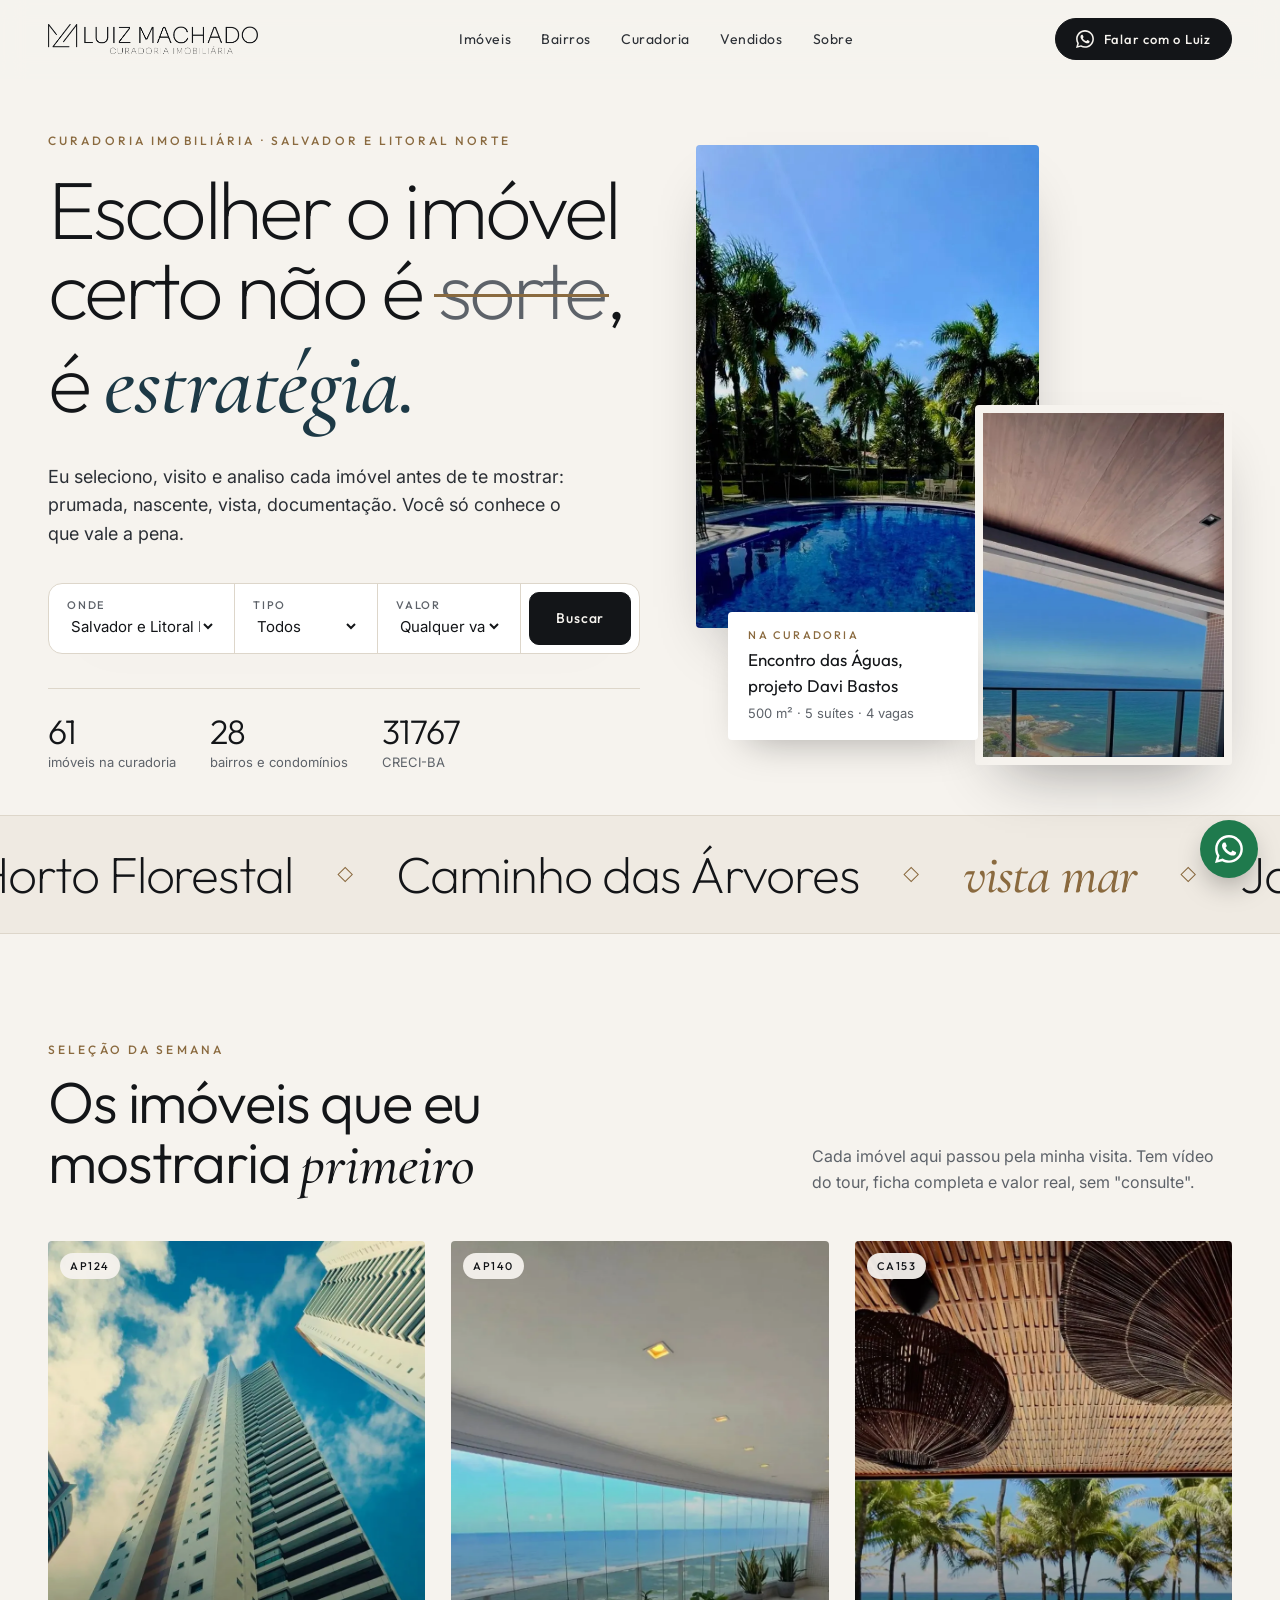
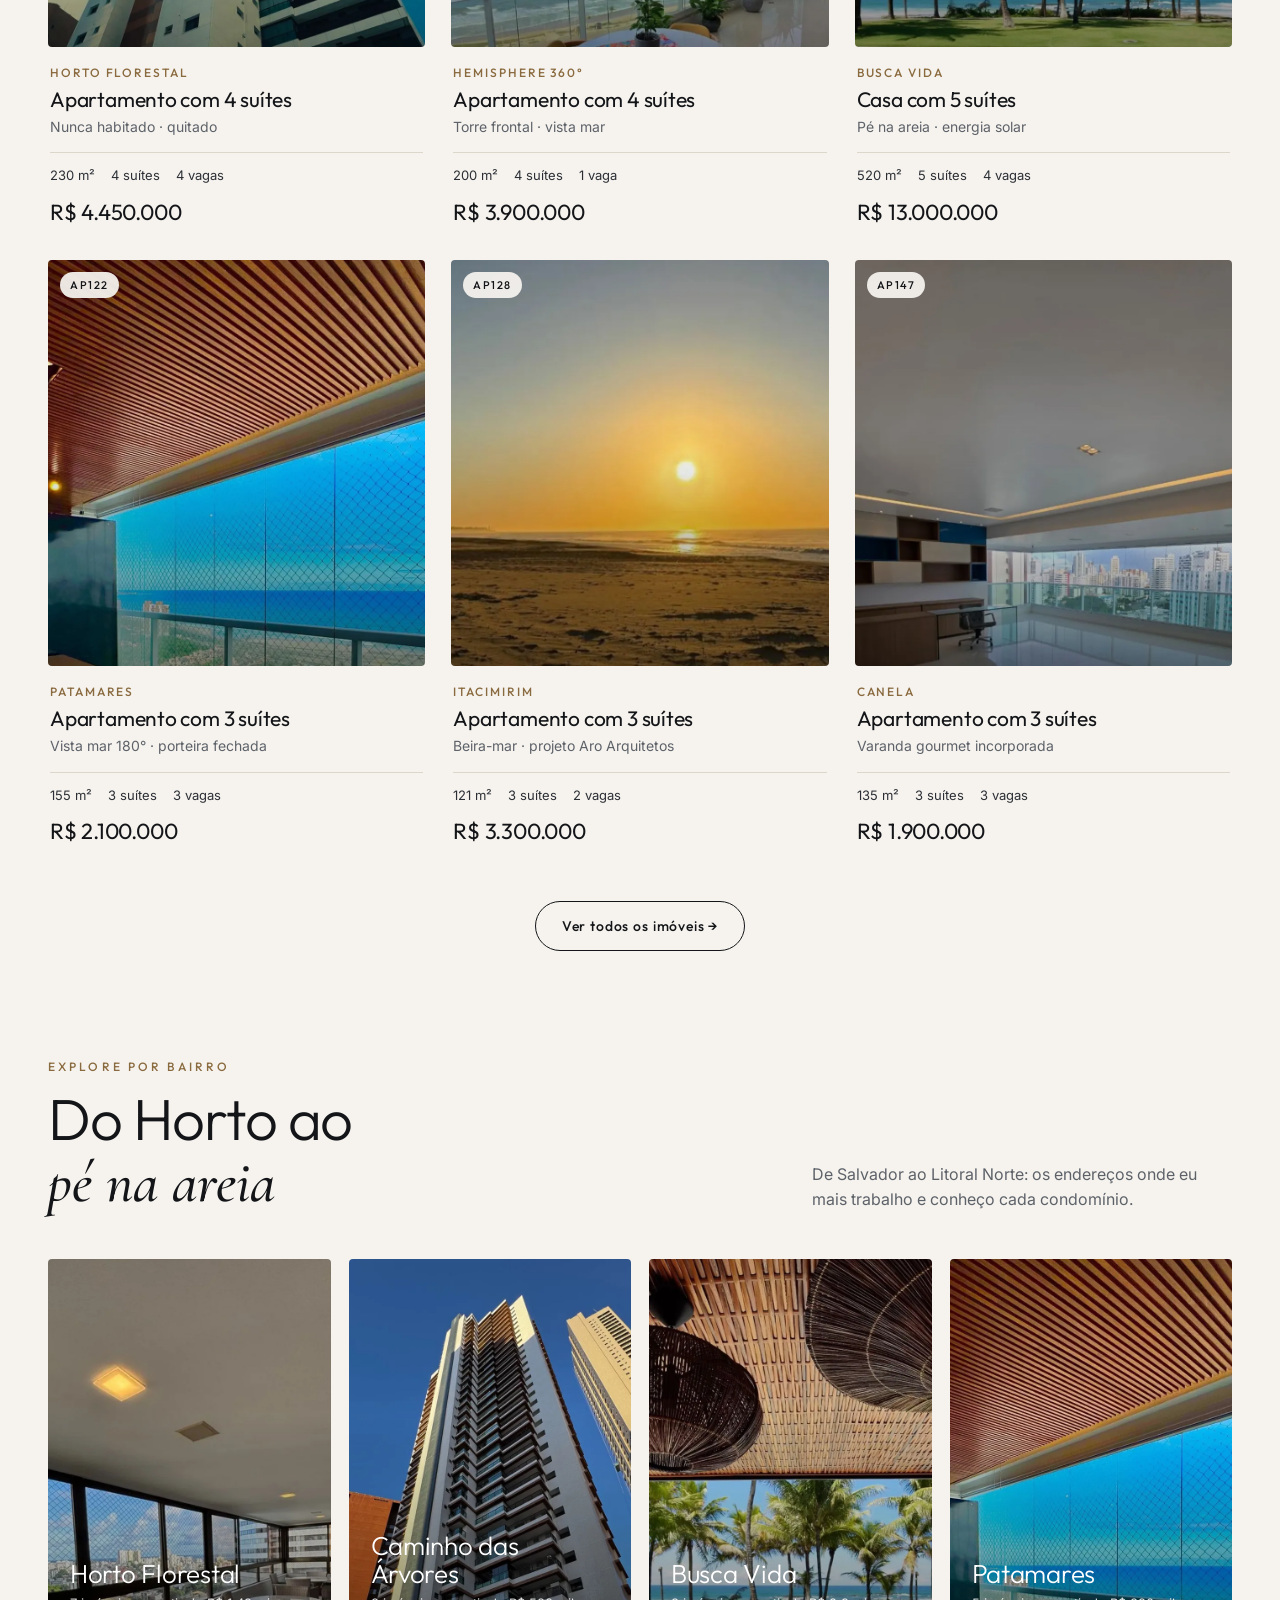
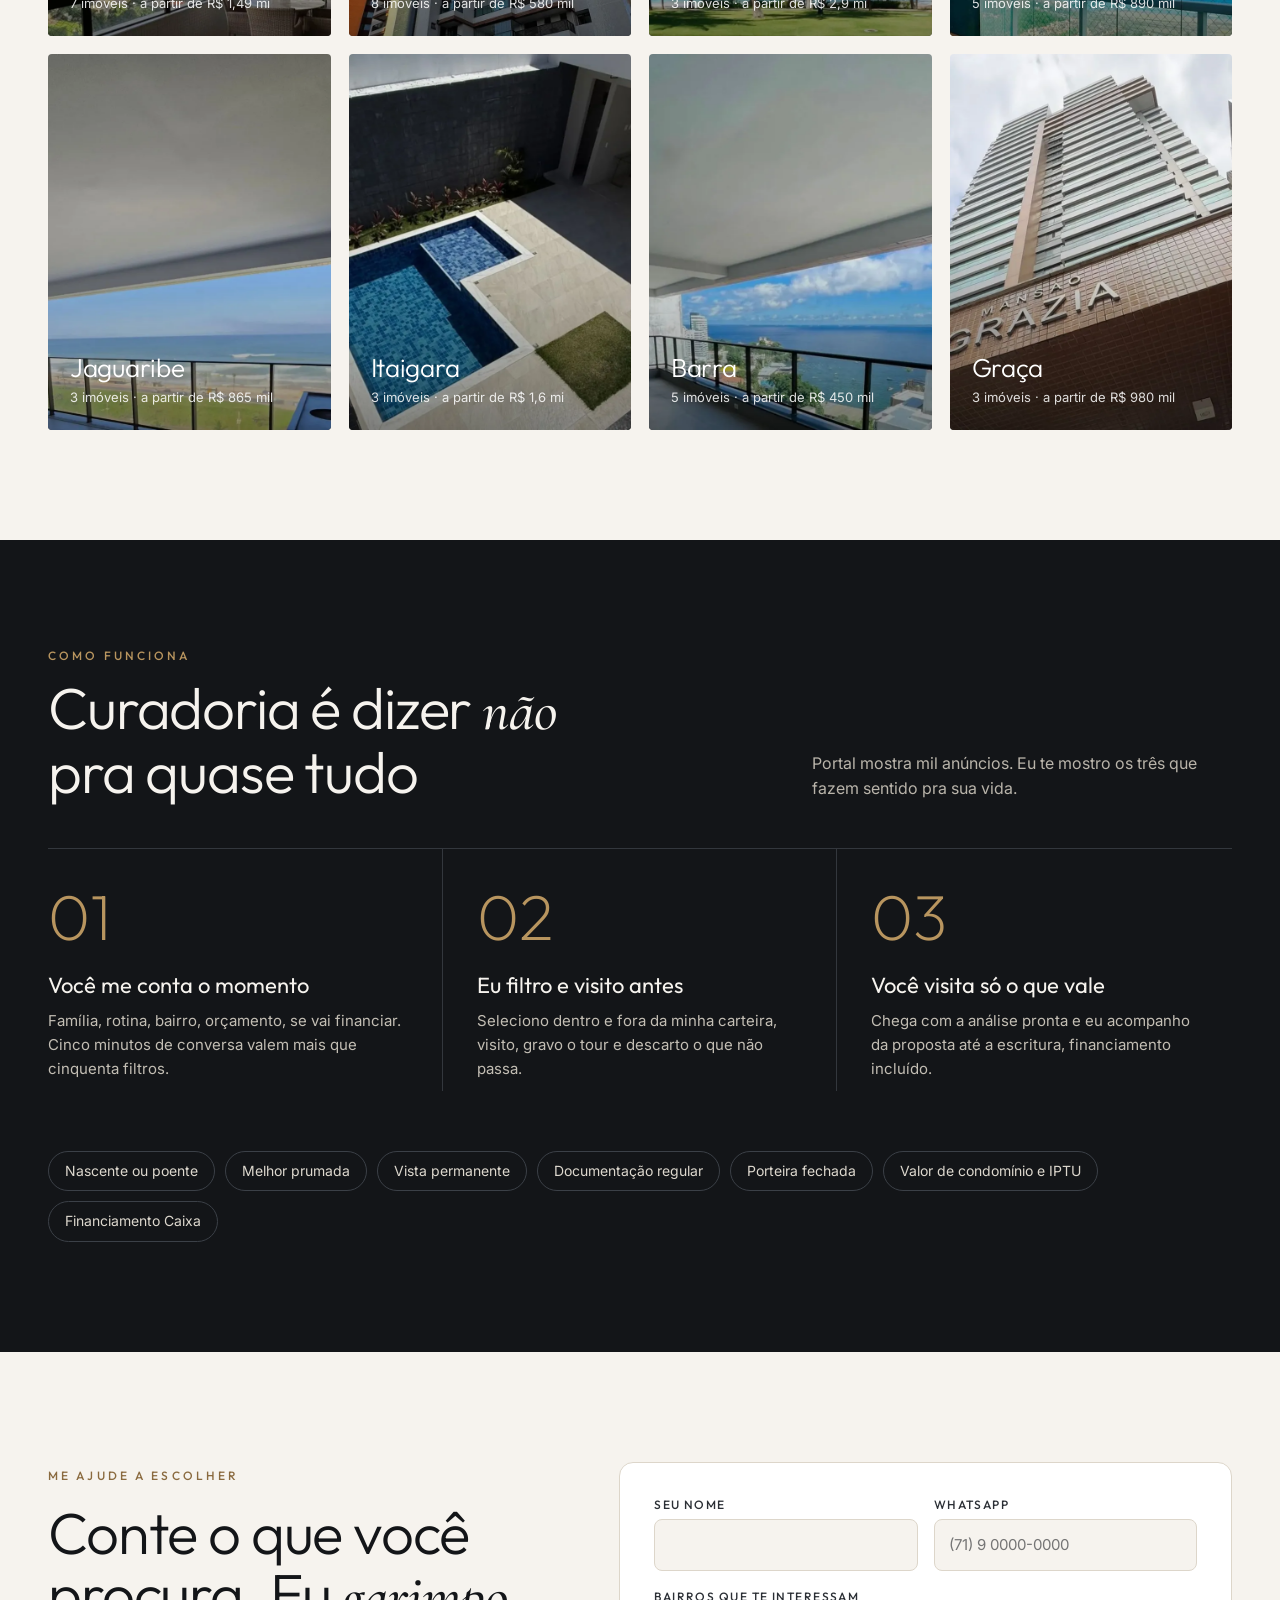
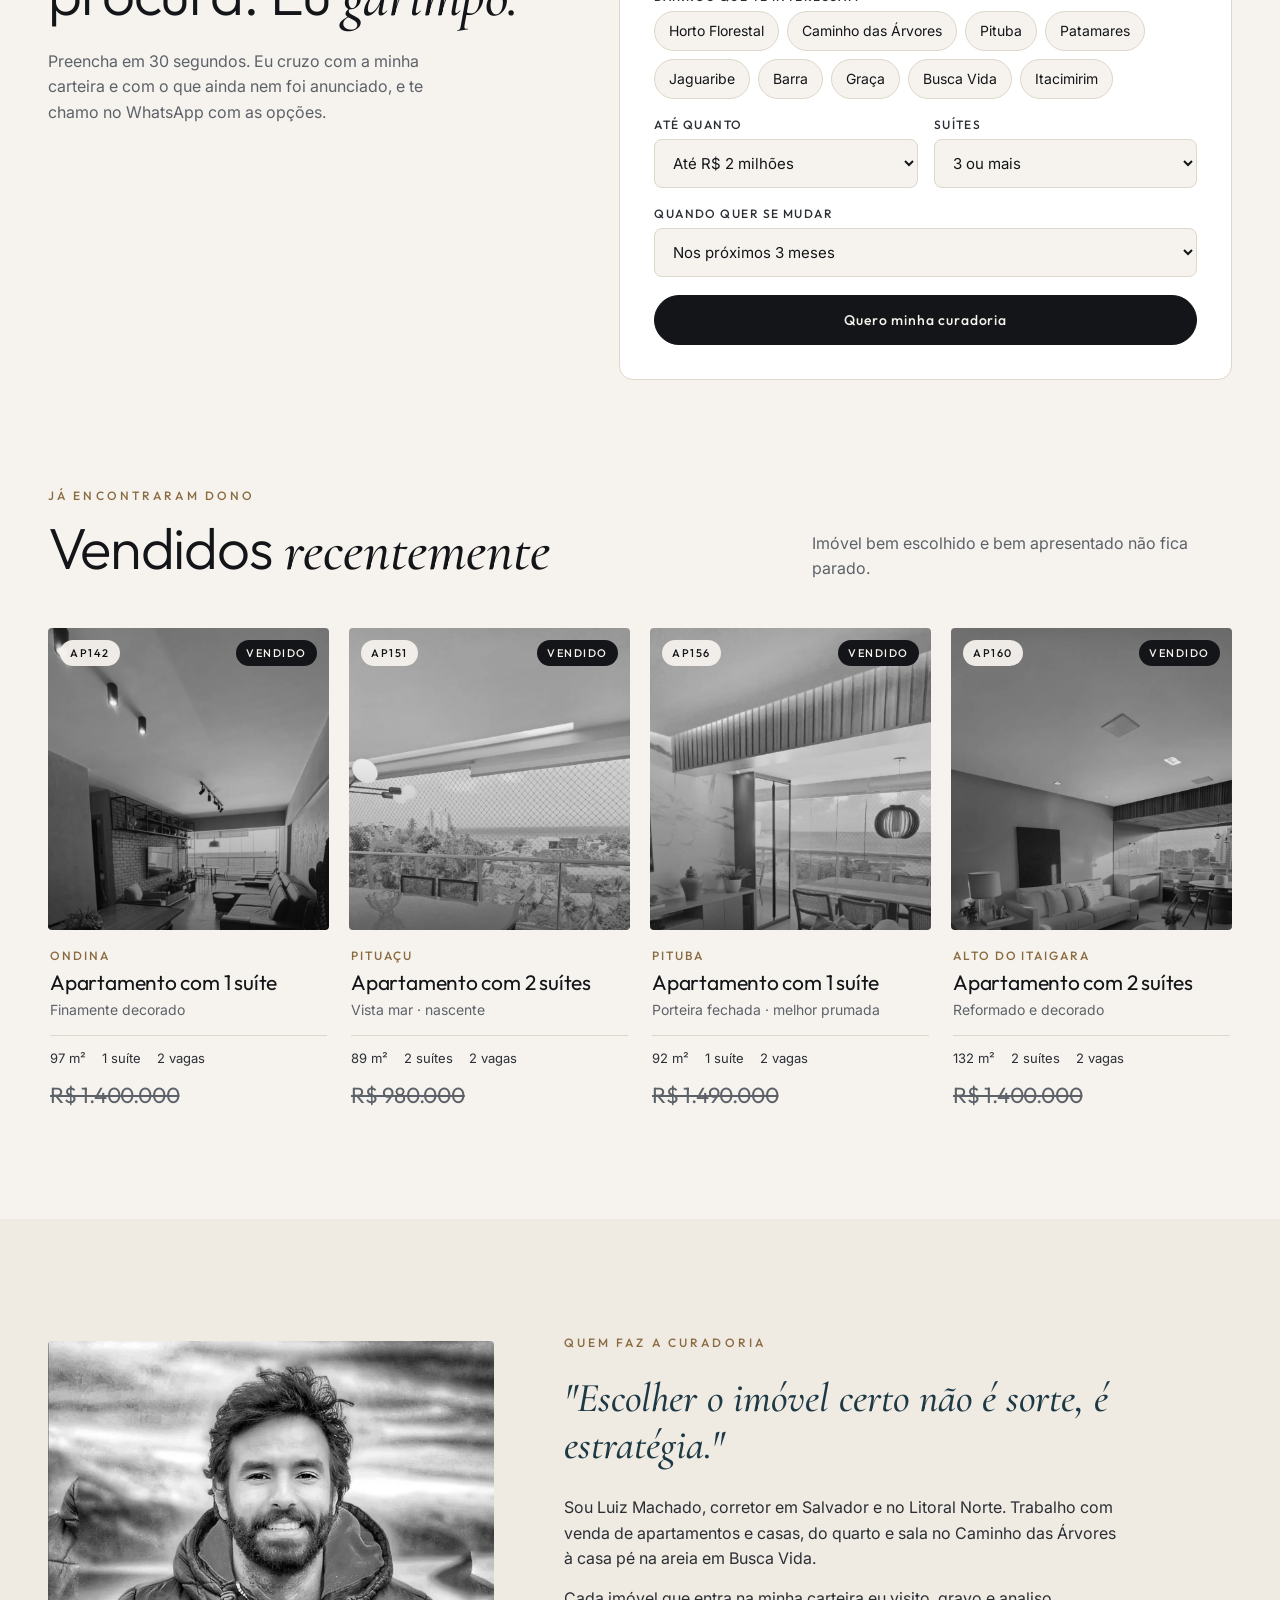
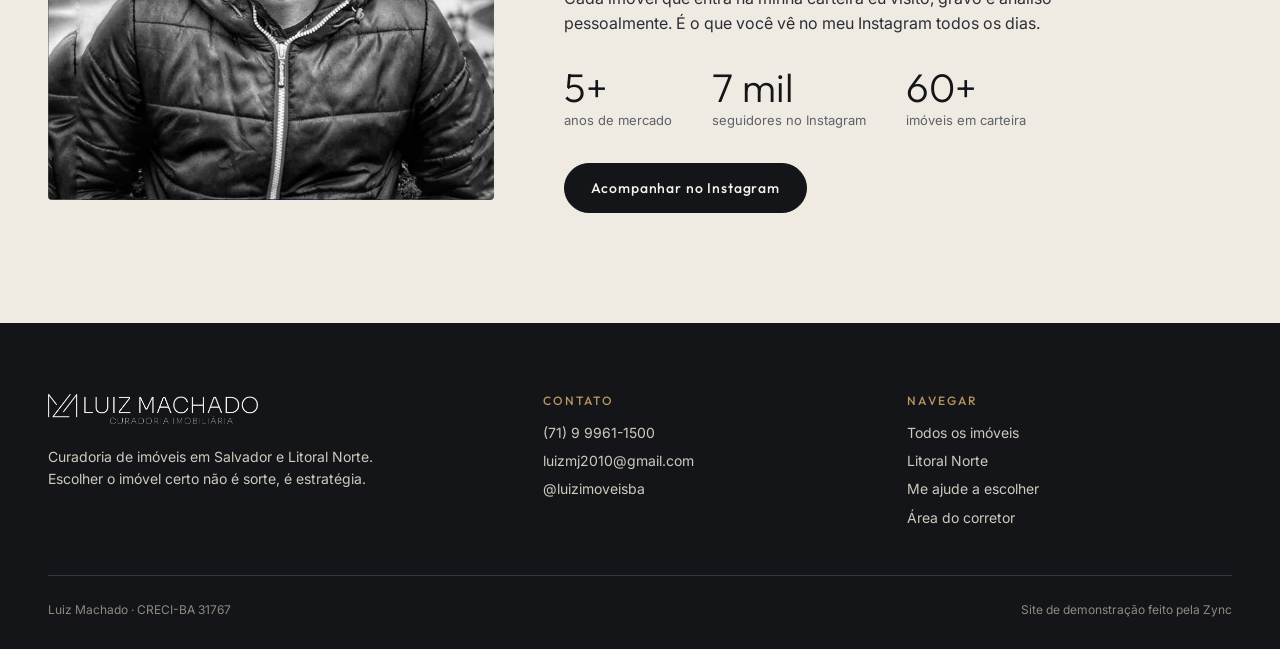
<file: index.html>
<!doctype html>
<html lang="pt-BR">
<head>
<meta charset="utf-8">
<meta name="viewport" content="width=device-width,initial-scale=1">
<title>Luiz Machado · Curadoria Imobiliária em Salvador</title>
<meta name="description" content="Curadoria de imóveis em Salvador e Litoral Norte. Apartamentos e casas de alto padrão no Horto Florestal, Caminho das Árvores, Busca Vida e mais. CRECI-BA 31767.">
<meta property="og:title" content="Luiz Machado · Curadoria Imobiliária">
<meta property="og:description" content="Escolher o imóvel certo não é sorte, é estratégia.">
<meta property="og:image" content="fotos/im24.webp">
<link rel="icon" href="assets/logo.png">
<link rel="preconnect" href="https://fonts.googleapis.com"><link rel="preconnect" href="https://fonts.gstatic.com" crossorigin>
<link href="https://fonts.googleapis.com/css2?family=Cormorant+Garamond:ital,wght@1,500&family=Inter:wght@400;500&family=Outfit:wght@200;300;400;500&display=swap" rel="stylesheet">
<link rel="stylesheet" href="assets/site.css?v=20261030132650">
</head>
<body data-page="home">
<div id="topo"></div>

<section class="hero">
  <div class="wrap">
    <div>
      <div class="eyebrow">Curadoria imobiliária · Salvador e Litoral Norte</div>
      <h1>Escolher o imóvel certo não é <span class="sorte">sorte</span>, é <em>estratégia.</em></h1>
      <p class="lead">Eu seleciono, visito e analiso cada imóvel antes de te mostrar: prumada, nascente, vista, documentação. Você só conhece o que vale a pena.</p>
      <form class="busca" id="busca">
        <label><span>Onde</span><select id="b-local"></select></label>
        <label><span>Tipo</span><select id="b-tipo"><option value="">Todos</option><option>Apartamento</option><option>Casa</option><option>Cobertura</option><option>Studio</option></select></label>
        <label><span>Valor</span><select id="b-preco"></select></label>
        <button class="btn">Buscar</button>
      </form>
      <div class="meta">
        <div><b id="n-ativos">0</b><span>imóveis na curadoria</span></div>
        <div><b id="n-bairros">0</b><span>bairros e condomínios</span></div>
        <div><b>31767</b><span>CRECI-BA</span></div>
      </div>
    </div>
    <div class="hero-fotos">
      <div class="f f1"><img src="fotos/im45.webp" alt="Piscina da casa no Encontro das Águas"></div>
      <div class="f f2"><img src="fotos/im25.webp" alt="Vista mar do Rio Vermelho"></div>
      <a class="tag" href="imovel.html?id=45"><small>Na curadoria</small><b>Encontro das Águas, projeto Davi Bastos</b><span>500 m² · 5 suítes · 4 vagas</span></a>
    </div>
  </div>
</section>

<div class="faixa"><div class="trilho"></div></div>

<section class="s">
  <div class="wrap">
    <div class="s-head rv">
      <div><span class="eyebrow">Seleção da semana</span><h2 class="h-sec">Os imóveis que eu<br>mostraria <em>primeiro</em></h2></div>
      <p>Cada imóvel aqui passou pela minha visita. Tem vídeo do tour, ficha completa e valor real, sem "consulte".</p>
    </div>
    <div class="grid" id="destaques"></div>
    <div style="text-align:center;margin-top:56px"><a class="btn ghost" href="imoveis.html">Ver todos os imóveis →</a></div>
  </div>
</section>

<section class="s" id="bairros" style="padding-top:0">
  <div class="wrap">
    <div class="s-head rv">
      <div><span class="eyebrow">Explore por bairro</span><h2 class="h-sec">Do Horto ao<br><em>pé na areia</em></h2></div>
      <p>De Salvador ao Litoral Norte: os endereços onde eu mais trabalho e conheço cada condomínio.</p>
    </div>
    <div class="bairros" id="lista-bairros"></div>
  </div>
</section>

<section class="s curadoria" id="curadoria">
  <div class="wrap">
    <div class="s-head rv">
      <div><span class="eyebrow">Como funciona</span><h2 class="h-sec">Curadoria é dizer <em>não</em><br>pra quase tudo</h2></div>
      <p>Portal mostra mil anúncios. Eu te mostro os três que fazem sentido pra sua vida.</p>
    </div>
    <div class="passos">
      <div class="passo rv"><div class="n">01</div><h3>Você me conta o momento</h3><p>Família, rotina, bairro, orçamento, se vai financiar. Cinco minutos de conversa valem mais que cinquenta filtros.</p></div>
      <div class="passo rv"><div class="n">02</div><h3>Eu filtro e visito antes</h3><p>Seleciono dentro e fora da minha carteira, visito, gravo o tour e descarto o que não passa.</p></div>
      <div class="passo rv"><div class="n">03</div><h3>Você visita só o que vale</h3><p>Chega com a análise pronta e eu acompanho da proposta até a escritura, financiamento incluído.</p></div>
    </div>
    <div class="checa rv"><span>Nascente ou poente</span><span>Melhor prumada</span><span>Vista permanente</span><span>Documentação regular</span><span>Porteira fechada</span><span>Valor de condomínio e IPTU</span><span>Financiamento Caixa</span></div>
  </div>
</section>

<section class="s" id="perfil">
  <div class="wrap perfil">
    <div class="rv">
      <span class="eyebrow">Me ajude a escolher</span>
      <h2 class="h-sec" style="margin:16px 0 22px">Conte o que você<br>procura. Eu <em>garimpo.</em></h2>
      <p style="color:var(--muted);max-width:420px">Preencha em 30 segundos. Eu cruzo com a minha carteira e com o que ainda nem foi anunciado, e te chamo no WhatsApp com as opções.</p>
    </div>
    <div class="form rv">
      <form id="form-perfil">
        <div class="row">
          <label class="campo"><span>Seu nome</span><input name="nome" required autocomplete="name"></label>
          <label class="campo"><span>WhatsApp</span><input name="fone" required inputmode="tel" placeholder="(71) 9 0000-0000"></label>
        </div>
        <div class="campo"><span>Bairros que te interessam</span><div class="chips" id="p-bairros"></div></div>
        <div class="row">
          <label class="campo"><span>Até quanto</span><select name="max" id="p-max"></select></label>
          <label class="campo"><span>Suítes</span><select name="suites"><option value="1">1 ou mais</option><option value="2">2 ou mais</option><option value="3" selected>3 ou mais</option><option value="4">4 ou mais</option></select></label>
        </div>
        <label class="campo"><span>Quando quer se mudar</span><select name="prazo"><option>Nos próximos 3 meses</option><option>Em até 1 ano</option><option>Só pesquisando</option><option>É investimento</option></select></label>
        <button class="btn" style="width:100%;justify-content:center">Quero minha curadoria</button>
      </form>
      <div class="ok-msg">
        <div class="eyebrow">Recebido</div>
        <h3>Já estou olhando pra você.</h3>
        <p id="ok-qtd" style="color:var(--muted);margin-bottom:22px"></p>
        <a class="btn zap" id="ok-zap" target="_blank">Adiantar pelo WhatsApp</a>
      </div>
    </div>
  </div>
</section>

<section class="s" id="vendidos" style="padding-top:0">
  <div class="wrap">
    <div class="s-head rv">
      <div><span class="eyebrow">Já encontraram dono</span><h2 class="h-sec">Vendidos <em>recentemente</em></h2></div>
      <p>Imóvel bem escolhido e bem apresentado não fica parado.</p>
    </div>
    <div class="vendidos" id="lista-vendidos"></div>
  </div>
</section>

<section class="s" id="sobre" style="background:var(--paper2)">
  <div class="wrap sobre">
    <div class="retrato rv"><img src="fotos/luiz.webp" alt="Luiz Machado, corretor de imóveis em Salvador"></div>
    <div class="rv">
      <span class="eyebrow">Quem faz a curadoria</span>
      <blockquote>"Escolher o imóvel certo não é sorte, é estratégia."</blockquote>
      <p>Sou Luiz Machado, corretor em Salvador e no Litoral Norte. Trabalho com venda de apartamentos e casas, do quarto e sala no Caminho das Árvores à casa pé na areia em Busca Vida.</p>
      <p>Cada imóvel que entra na minha carteira eu visito, gravo e analiso pessoalmente. É o que você vê no meu Instagram todos os dias.</p>
      <div class="nums"><div><b>5+</b><span>anos de mercado</span></div><div><b>7 mil</b><span>seguidores no Instagram</span></div><div><b>60+</b><span>imóveis em carteira</span></div></div>
      <a class="btn" href="https://instagram.com/luizimoveisba" target="_blank">Acompanhar no Instagram</a>
    </div>
  </div>
</section>

<div id="rodape"></div>
<script src="assets/data.js?v=20261030132650"></script>
<script src="assets/store.js?v=20261030132650"></script>
<script src="assets/site.js?v=20261030132650"></script>
</body>
</html>
</file>
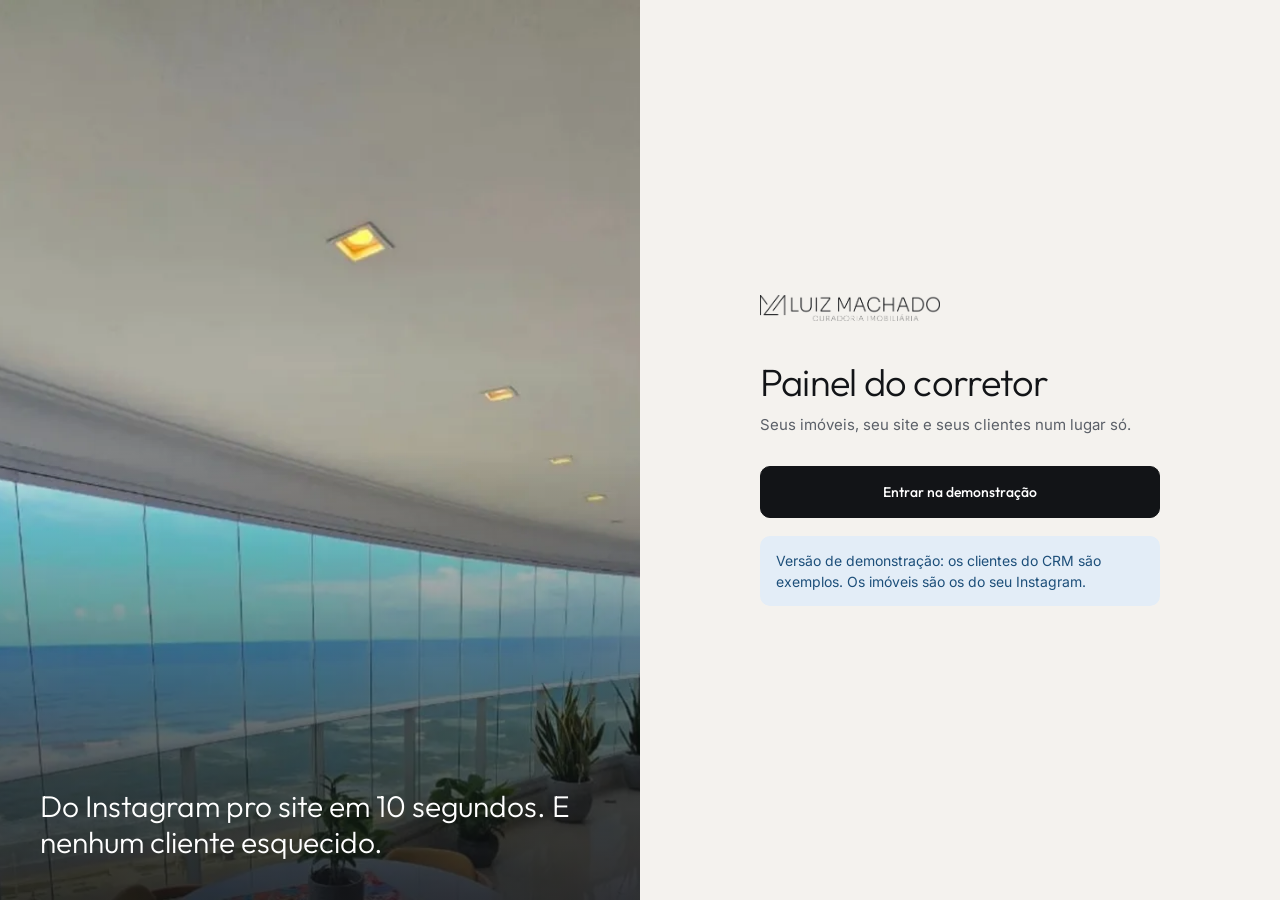
<file: admin.html>
<!doctype html>
<html lang="pt-BR">
<head>
<meta charset="utf-8">
<meta name="viewport" content="width=device-width,initial-scale=1">
<title>Painel do corretor · Luiz Machado</title>
<meta name="robots" content="noindex">
<link rel="icon" href="assets/logo.png">
<link rel="preconnect" href="https://fonts.googleapis.com"><link rel="preconnect" href="https://fonts.gstatic.com" crossorigin>
<link href="https://fonts.googleapis.com/css2?family=Inter:wght@400;500&family=Outfit:wght@300;400;500&display=swap" rel="stylesheet">
<link rel="stylesheet" href="assets/admin.css?v=20261030132650">
</head>
<body>

<div class="login" id="login">
  <div class="lado-foto"><p>Do Instagram pro site em 10 segundos. E nenhum cliente esquecido.</p></div>
  <div class="caixa">
    <span class="logo"></span>
    <h1>Painel do corretor</h1>
    <p class="sub">Seus imóveis, seu site e seus clientes num lugar só.</p>
    <button class="btn" id="entrar" style="height:52px">Entrar na demonstração</button>
    <div class="aviso">Versão de demonstração: os clientes do CRM são exemplos. Os imóveis são os do seu Instagram.</div>
  </div>
</div>

<div class="app" id="app" style="display:none">
  <nav class="menu">
    <span class="logo"></span>
    <button data-t="geral" class="on">Visão geral</button>
    <button data-t="imoveis">Imóveis</button>
    <button data-t="novo">Cadastrar imóvel</button>
    <button data-t="crm">Clientes <span class="qt" id="qt-hoje"></span></button>
    <div class="rod">Luiz Machado · CRECI 31767<a href="index.html" target="_blank">Ver meu site ↗</a></div>
  </nav>
  <main>
    <!-- visão geral -->
    <section class="tela on" id="t-geral">
      <div class="cab"><div><h1 id="ola">Bom dia, Luiz</h1><p id="hoje-txt"></p></div><button class="btn" data-ir="novo">+ Cadastrar imóvel</button></div>
      <div class="kpis" id="kpis"></div>
      <div class="duas">
        <div class="painel"><h2>Para fazer hoje</h2><div id="tarefas"></div></div>
        <div class="painel"><h2>De onde vêm os clientes</h2><div id="origens"></div></div>
      </div>
      <div class="duas">
        <div class="painel"><h2>Mais vistos no site esta semana</h2><div id="vistos"></div></div>
        <div class="painel"><h2>Carteira por região</h2><div id="regioes"></div></div>
      </div>
    </section>

    <!-- imóveis -->
    <section class="tela" id="t-imoveis">
      <div class="cab"><div><h1>Imóveis</h1><p>Mudou o status aqui, mudou no site. A estrela coloca o imóvel na seleção da página inicial.</p></div><button class="btn" data-ir="novo">+ Cadastrar imóvel</button></div>
      <div class="busca-l"><input id="q" placeholder="Buscar por bairro, código ou condomínio"><select id="q-st"><option value="">Todos os status</option><option value="disponivel">Disponível</option><option value="reservado">Reservado</option><option value="vendido">Vendido</option></select></div>
      <div class="tbl-wrap"><table><thead><tr><th></th><th>Imóvel</th><th>Valor</th><th>Status</th><th>Destaque</th><th></th></tr></thead><tbody id="tabela"></tbody></table></div>
    </section>

    <!-- cadastro rápido -->
    <section class="tela" id="t-novo">
      <div class="cab"><div><h1>Cadastrar imóvel</h1><p>Cole a legenda que você já escreveu pro Instagram. O painel lê e preenche a ficha sozinho.</p></div></div>
      <div class="cad">
        <div class="painel colar">
          <h2><span class="passo-n">1</span>Cole a legenda do post</h2>
          <textarea id="legenda" placeholder="📍Horto Florestal&#10;&#10;204 m² · 3 suítes · 4 vagas&#10;Valor: R$ 2.900.000,00 ..."></textarea>
          <div style="display:flex;gap:10px;margin-top:12px;flex-wrap:wrap">
            <button class="btn" id="ler">Preencher a ficha</button>
            <button class="btn sec" id="exemplo">Usar uma legenda de exemplo</button>
          </div>
        </div>
        <form class="painel" id="ficha">
          <h2><span class="passo-n">2</span>Confira e publique</h2>
          <div class="lido" id="lido">✓ <span id="lido-txt"></span></div>
          <label class="foto-up" id="foto-up"><img id="foto-prev" alt=""><div><b>Foto de capa</b><div style="font-size:13px;color:var(--muted)">Toque para escolher. Pode ser o print da capa do reel.</div></div><input type="file" accept="image/*" id="foto"></label>
          <div class="grade" style="margin-top:14px">
            <label class="c w2"><span>Bairro</span><input name="bairro" required></label>
            <label class="c"><span>Cidade</span><select name="cidade"><option>Salvador</option><option>Lauro de Freitas</option><option>Litoral Norte</option></select></label>
            <label class="c"><span>Tipo</span><select name="tipo"><option>Apartamento</option><option>Casa</option><option>Cobertura</option><option>Studio</option><option>Loft</option></select></label>
            <label class="c"><span>Área (m²)</span><input name="area" type="number" required></label>
            <label class="c"><span>Quartos</span><input name="quartos" type="number"></label>
            <label class="c"><span>Suítes</span><input name="suites" type="number"></label>
            <label class="c"><span>Vagas</span><input name="vagas" type="number"></label>
            <label class="c w2"><span>Valor de venda (R$)</span><input name="preco" inputmode="numeric"></label>
            <label class="c"><span>Condomínio</span><input name="taxa_cond" inputmode="numeric"></label>
            <label class="c"><span>IPTU</span><input name="iptu" inputmode="numeric"></label>
            <label class="c w4"><span>Chamada do anúncio</span><input name="chamada"></label>
            <label class="c w4"><span>Link do reel (opcional)</span><input name="reel" placeholder="https://www.instagram.com/reel/..."></label>
            <div class="c w4"><span>Diferenciais encontrados</span><div class="tags" id="tags"><span style="color:var(--muted)">aparecem depois de ler a legenda</span></div></div>
          </div>
          <div style="display:flex;gap:10px;margin-top:18px"><button class="btn" style="flex:1">Publicar no site</button><button type="reset" class="btn sec">Limpar</button></div>
        </form>
      </div>
    </section>

    <!-- CRM -->
    <section class="tela" id="t-crm">
      <div class="cab"><div><h1>Clientes</h1><p>Arraste o cartão entre as colunas. Quem chega pelo site já entra aqui com o imóvel que pediu.</p></div><button class="btn" id="novo-cli">+ Novo cliente</button></div>
      <div class="kanban" id="kanban"></div>
    </section>
  </main>
</div>

<div class="fundo" id="fundo"></div>
<aside class="gaveta" id="gaveta"></aside>
<div class="toast" id="toast"></div>

<script src="assets/data.js?v=20261030132650"></script>
<script src="assets/store.js?v=20261030132650"></script>
<script src="assets/admin.js?v=20261030132650"></script>
</body>
</html>
</file>
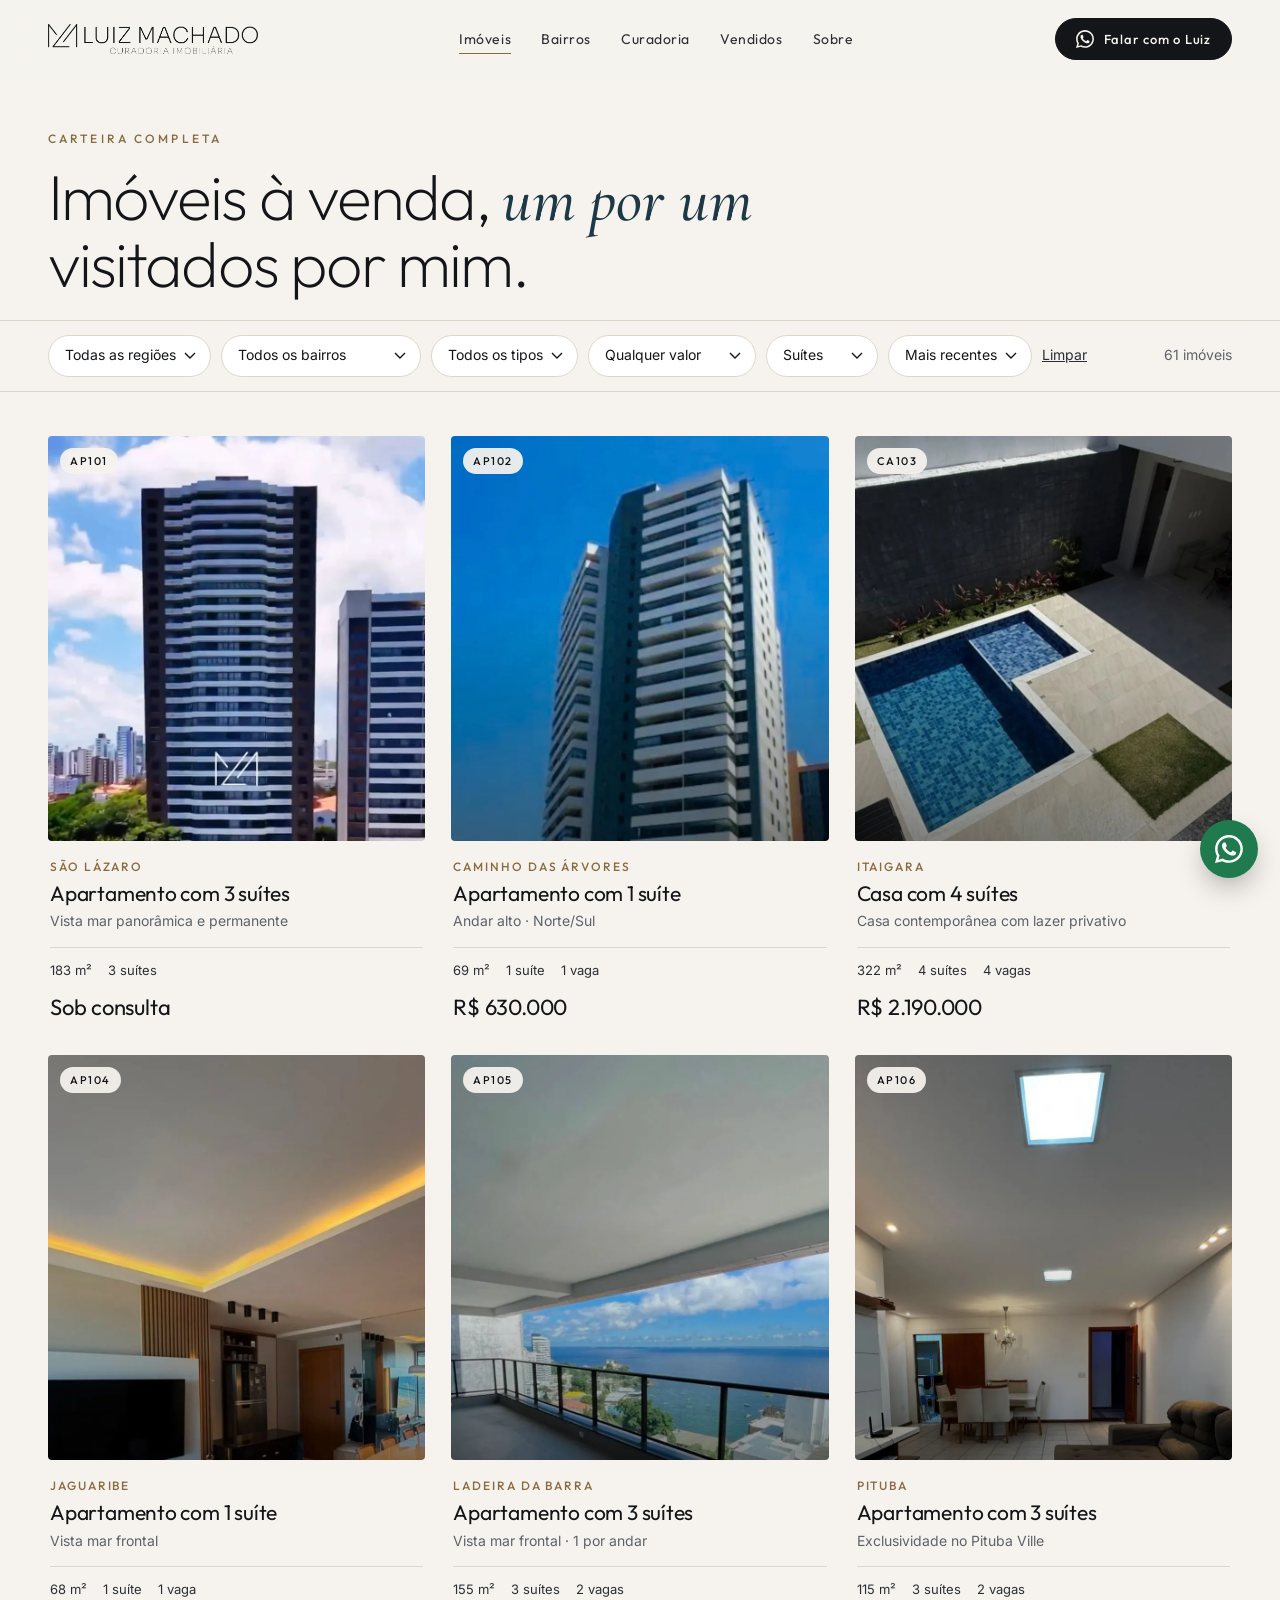
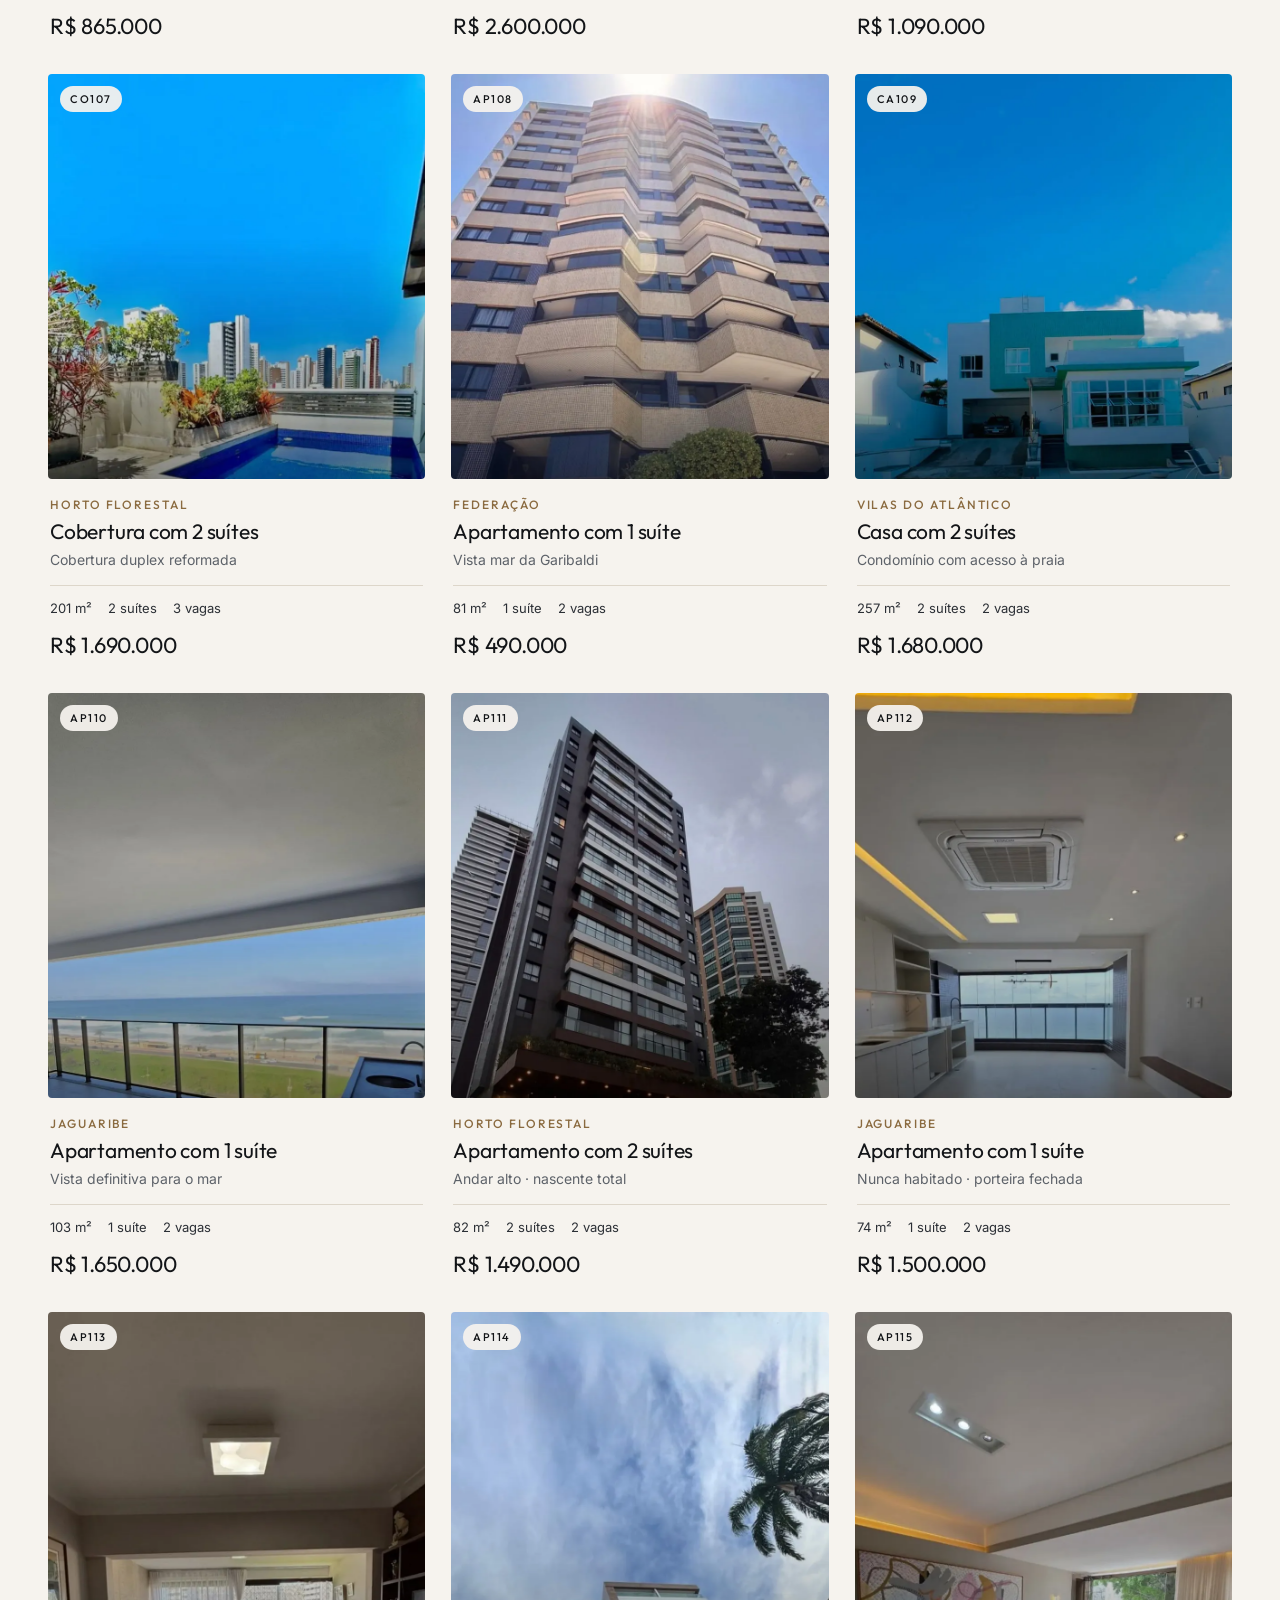
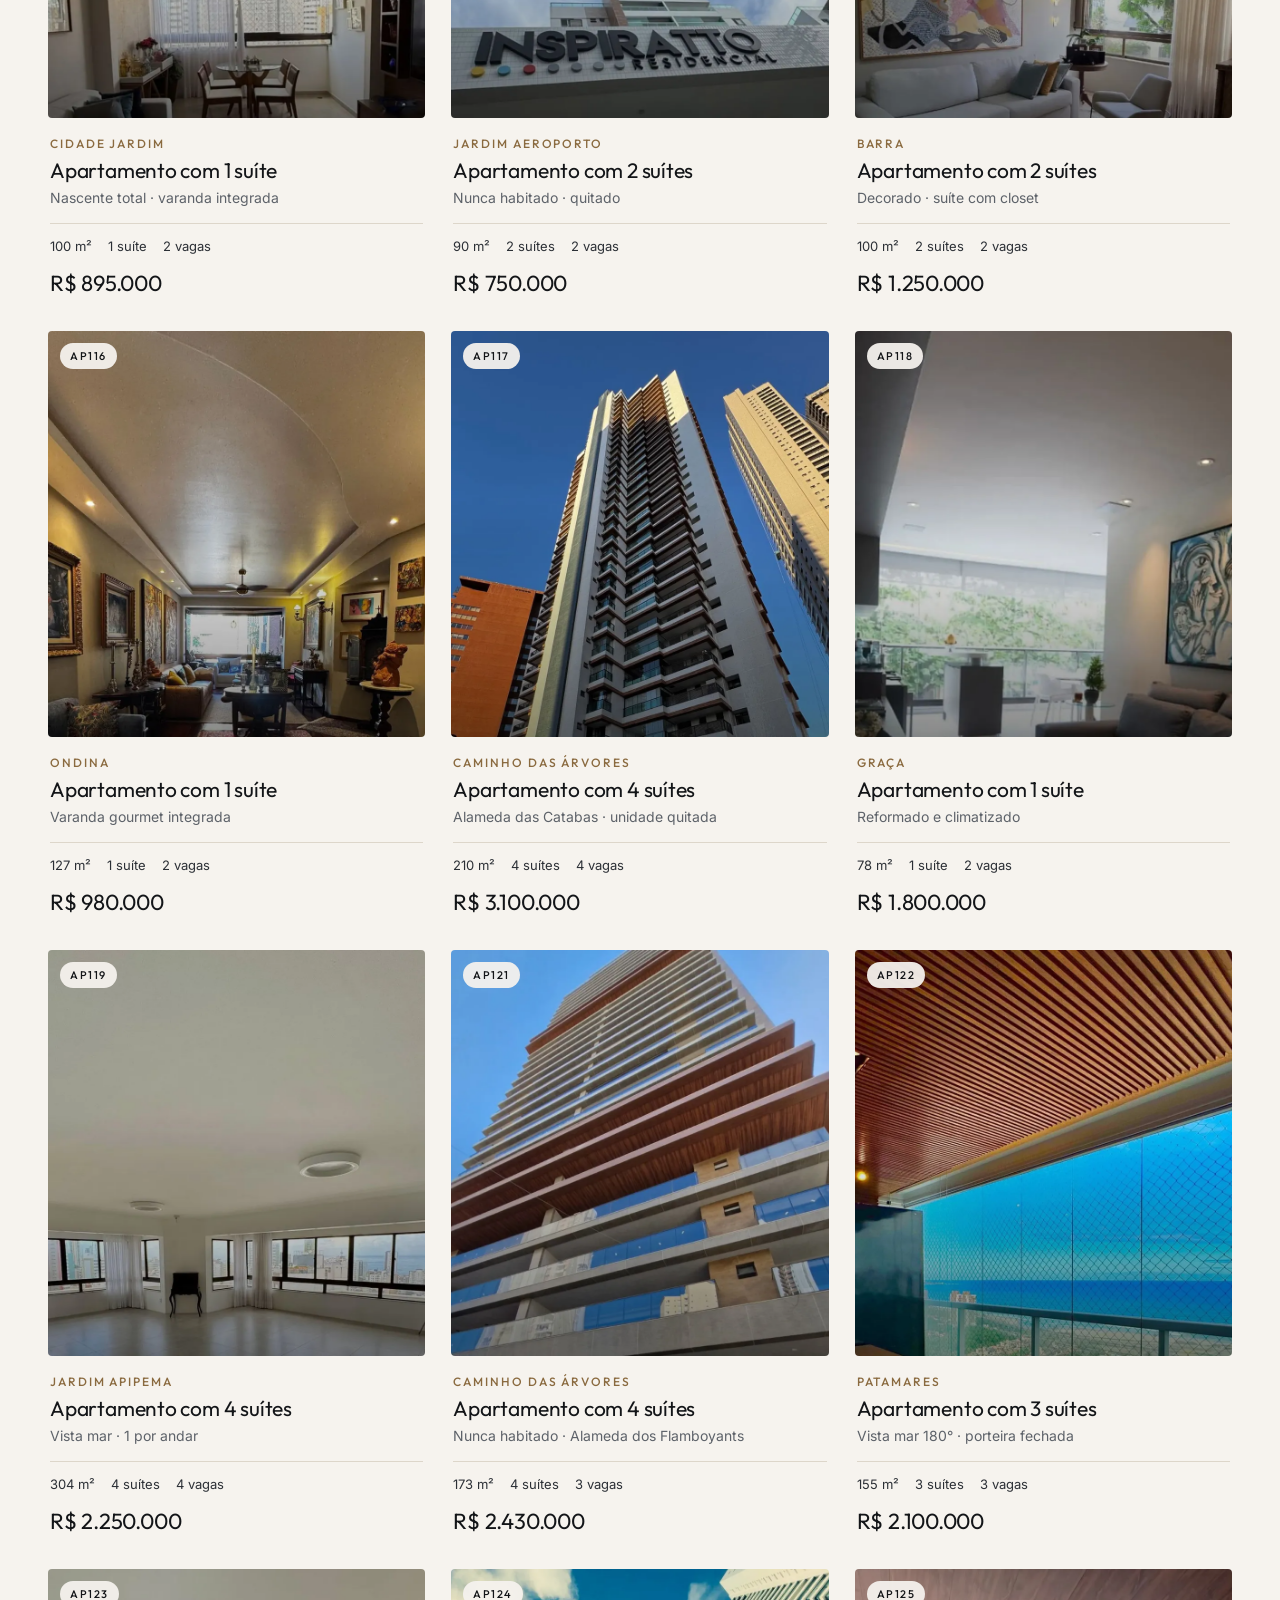
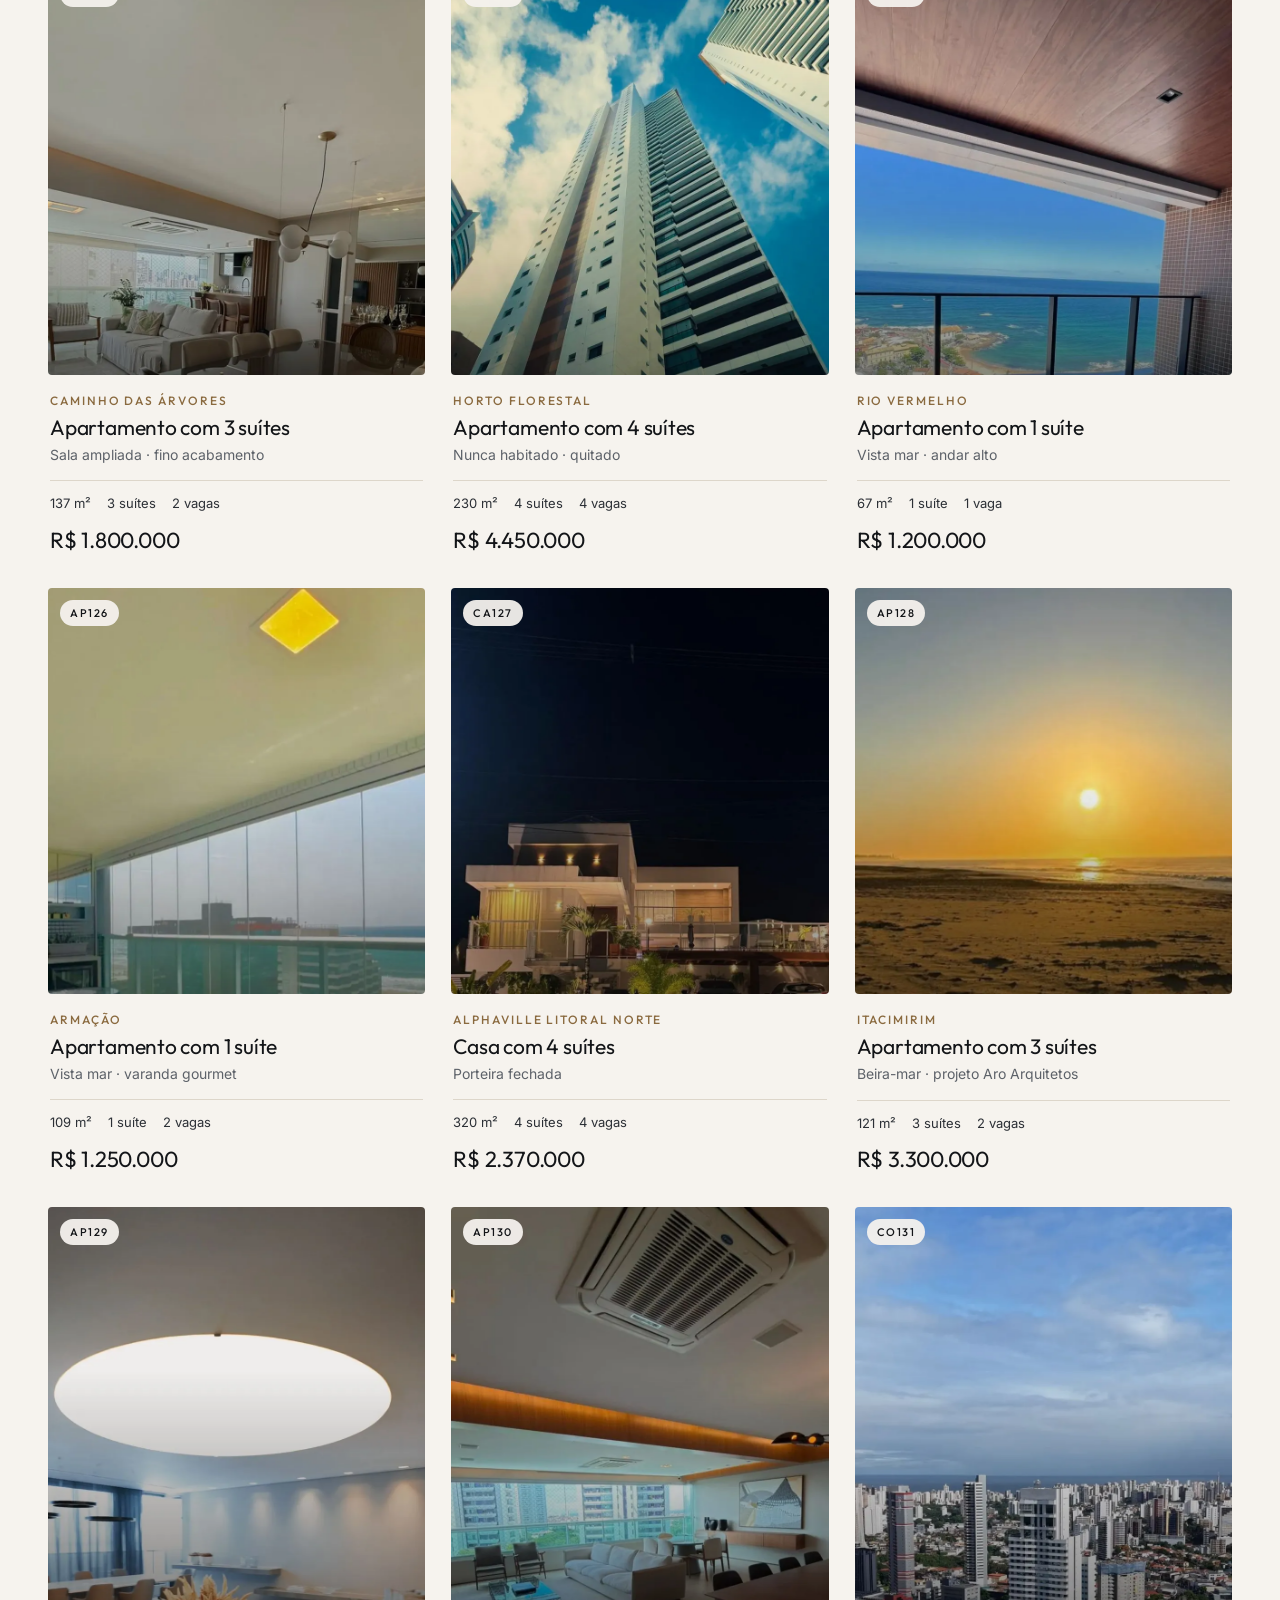
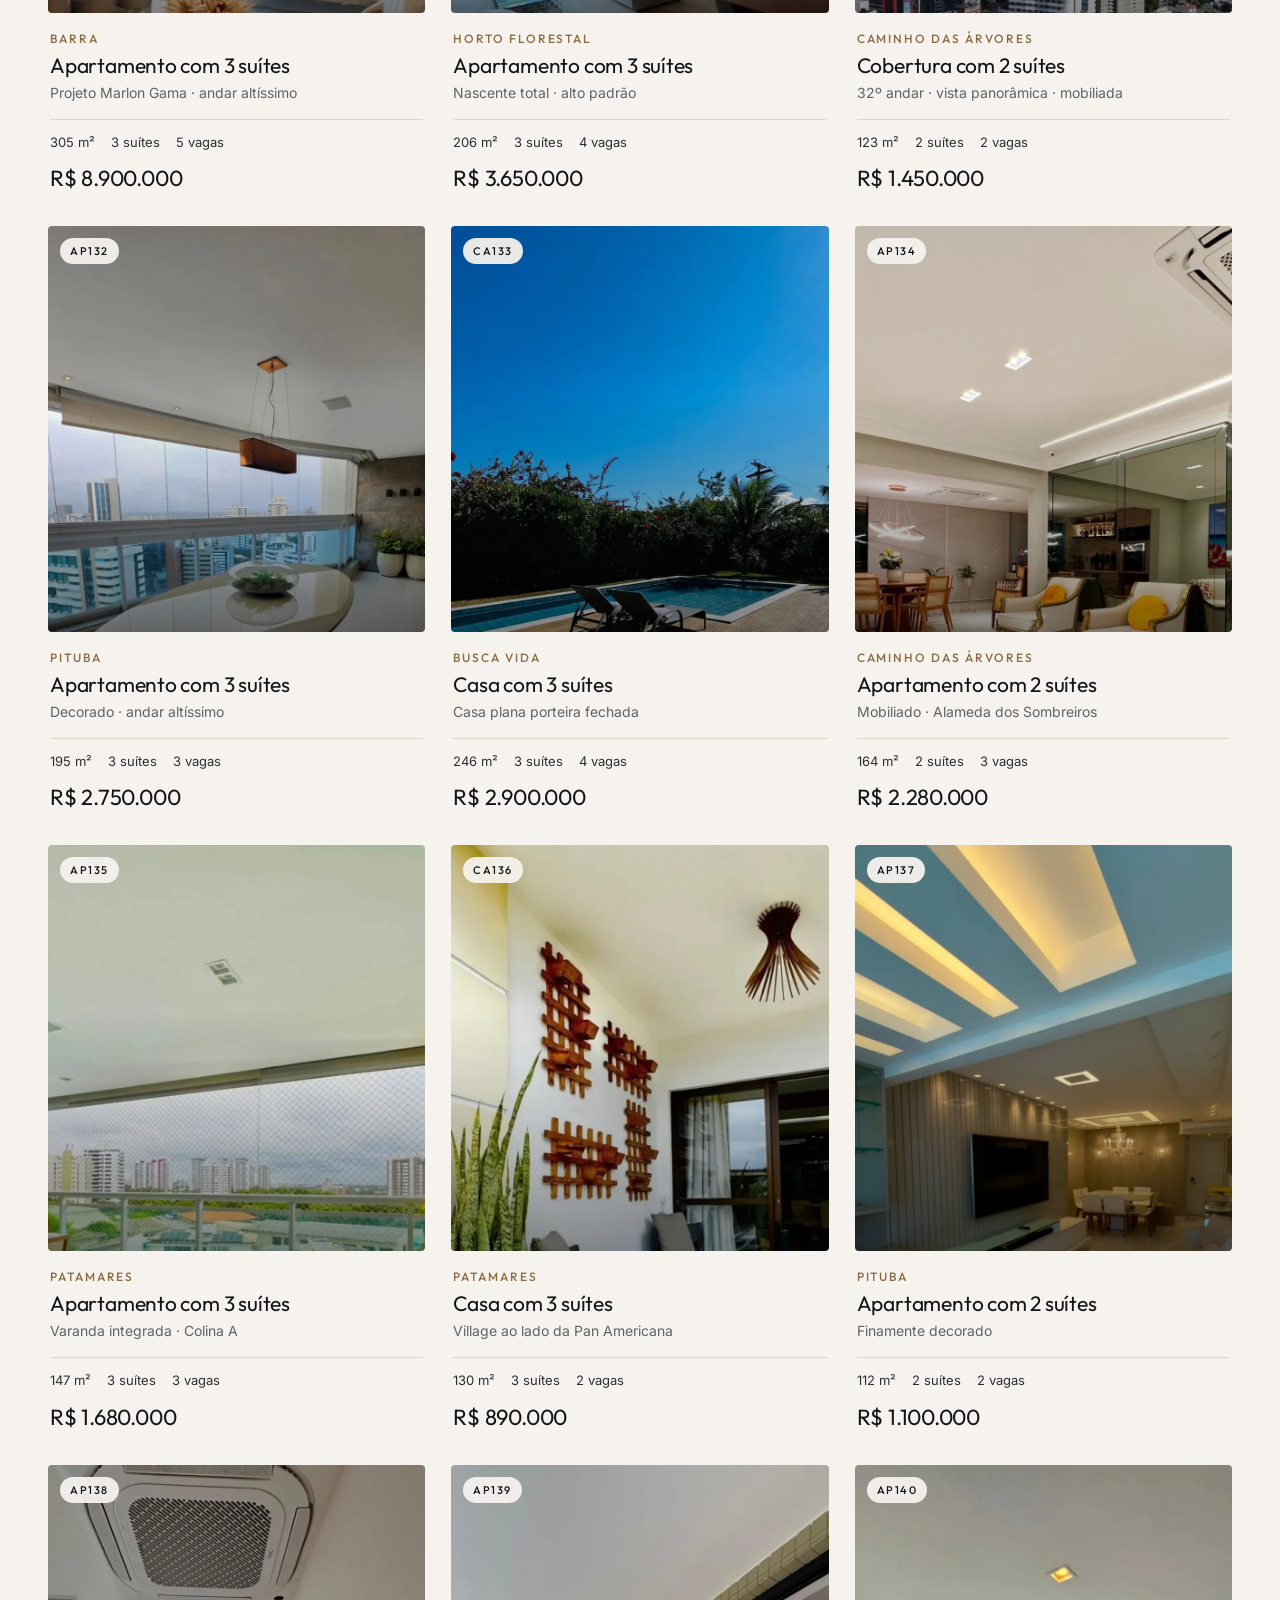
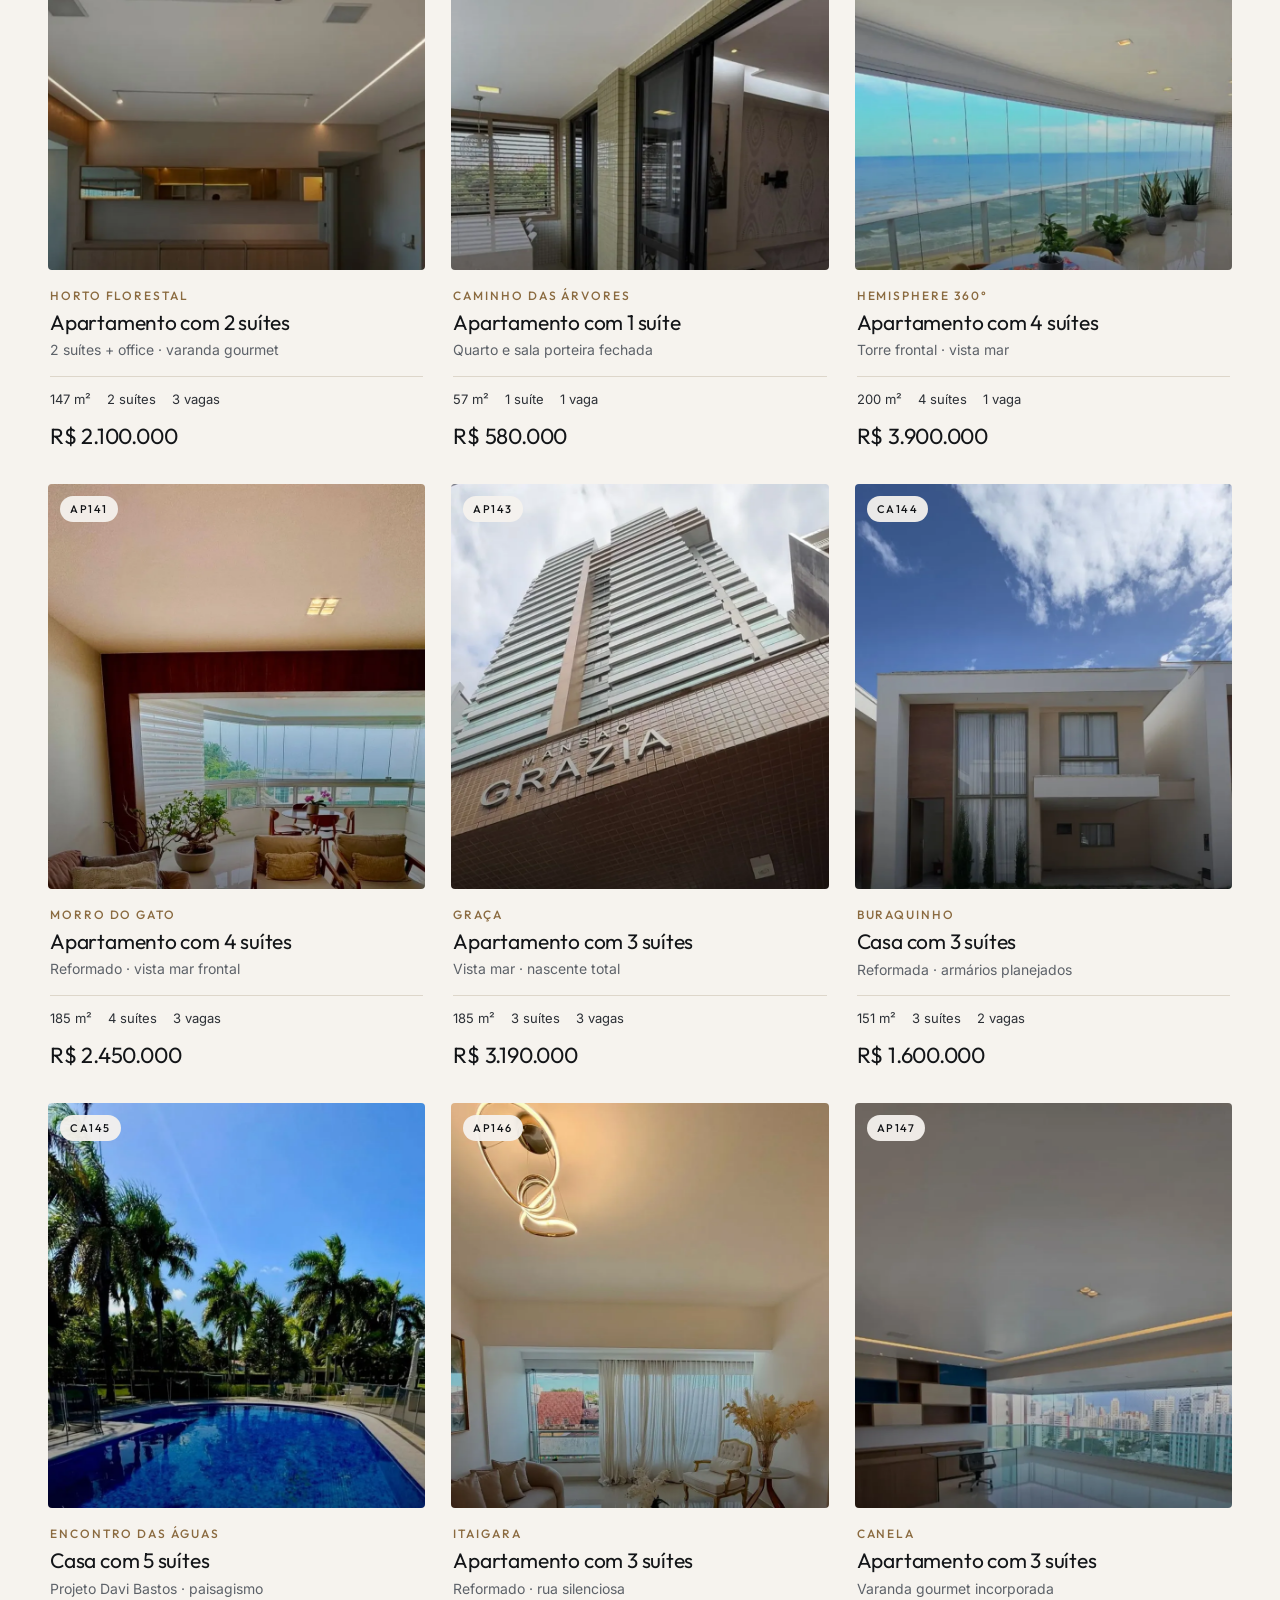
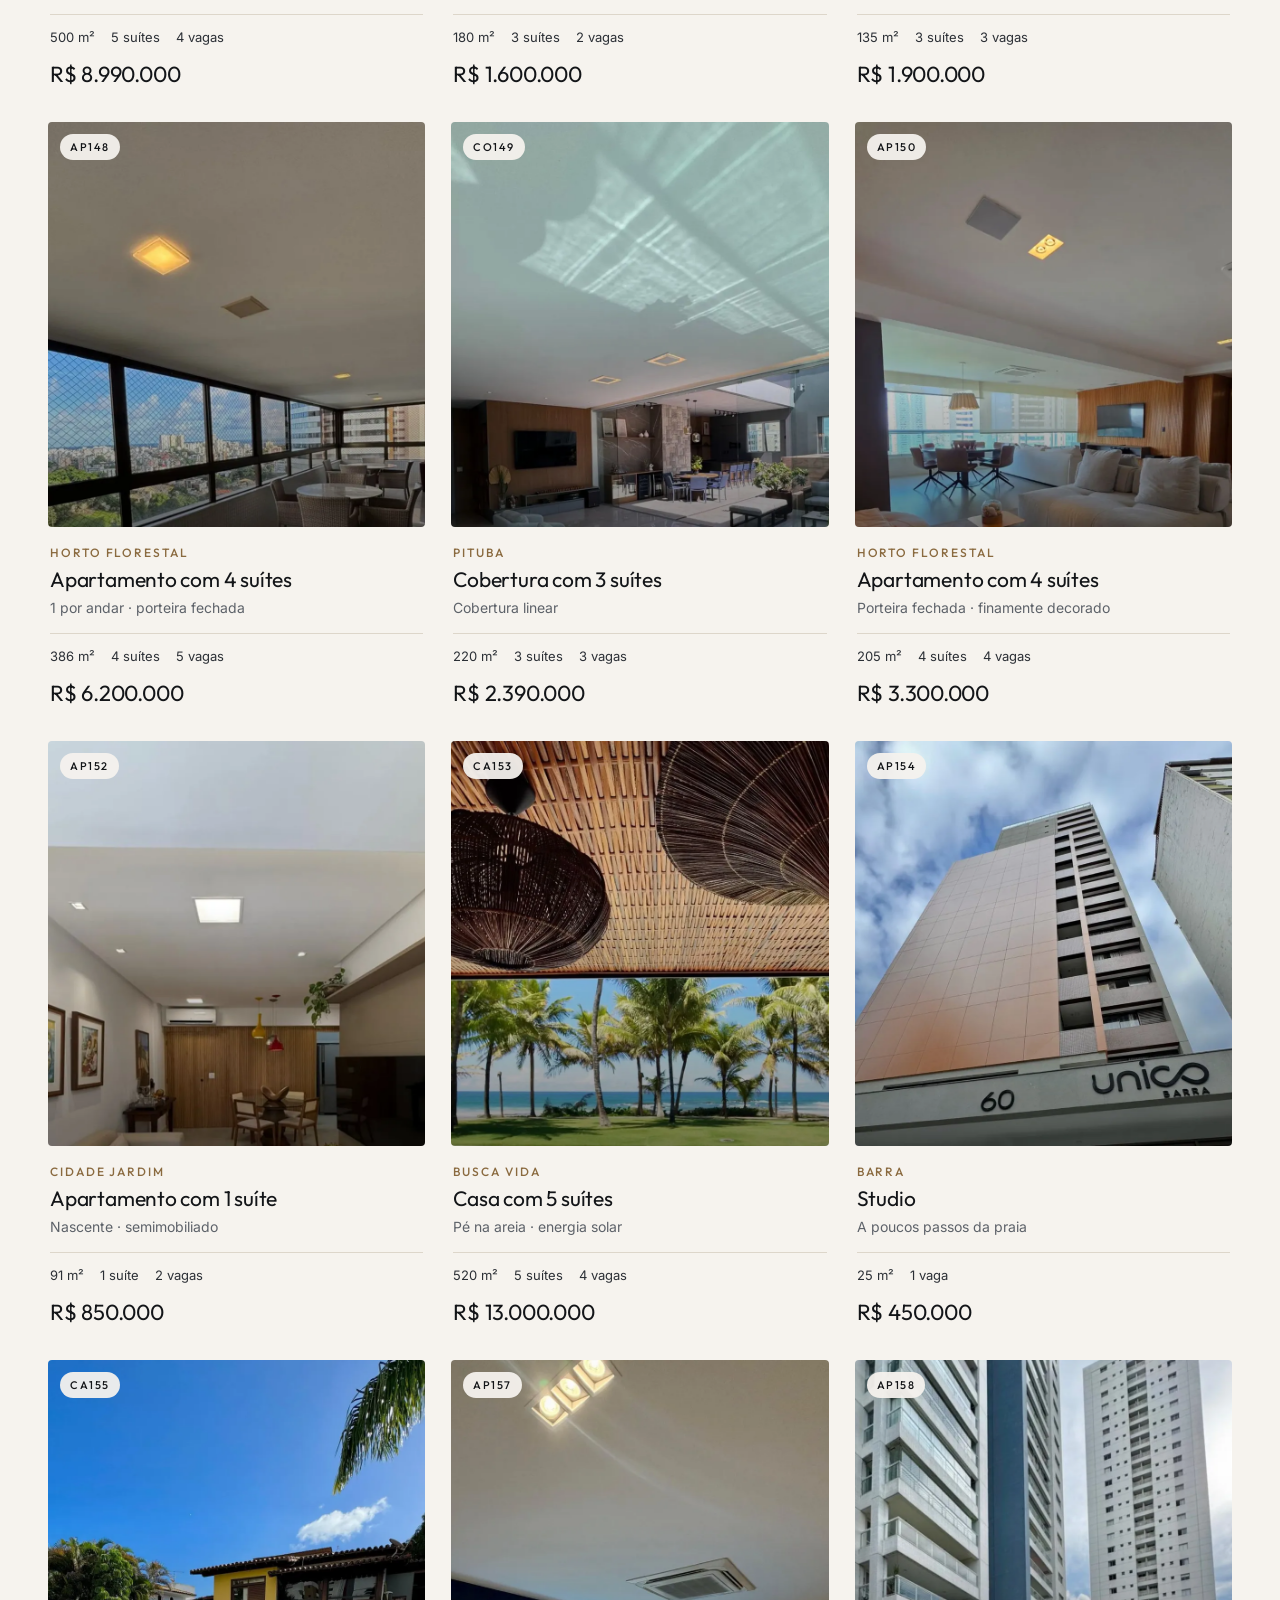
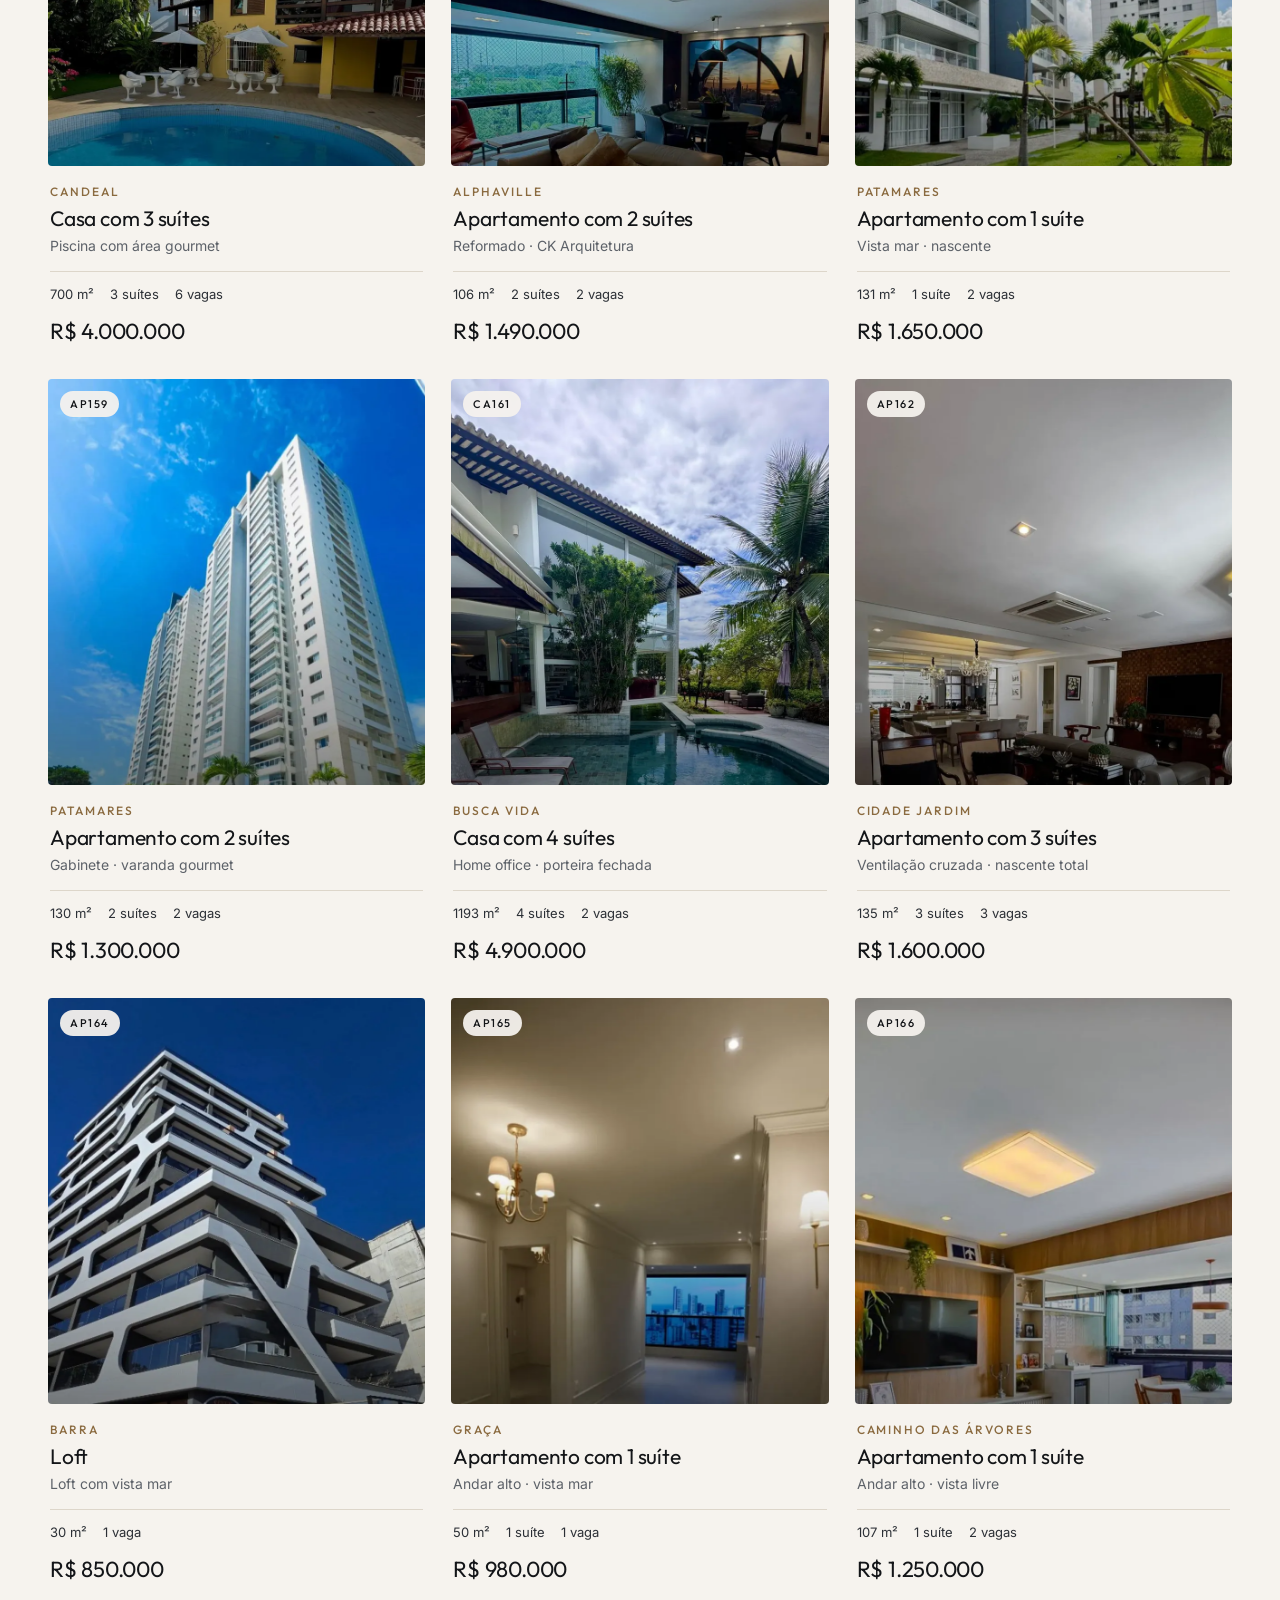
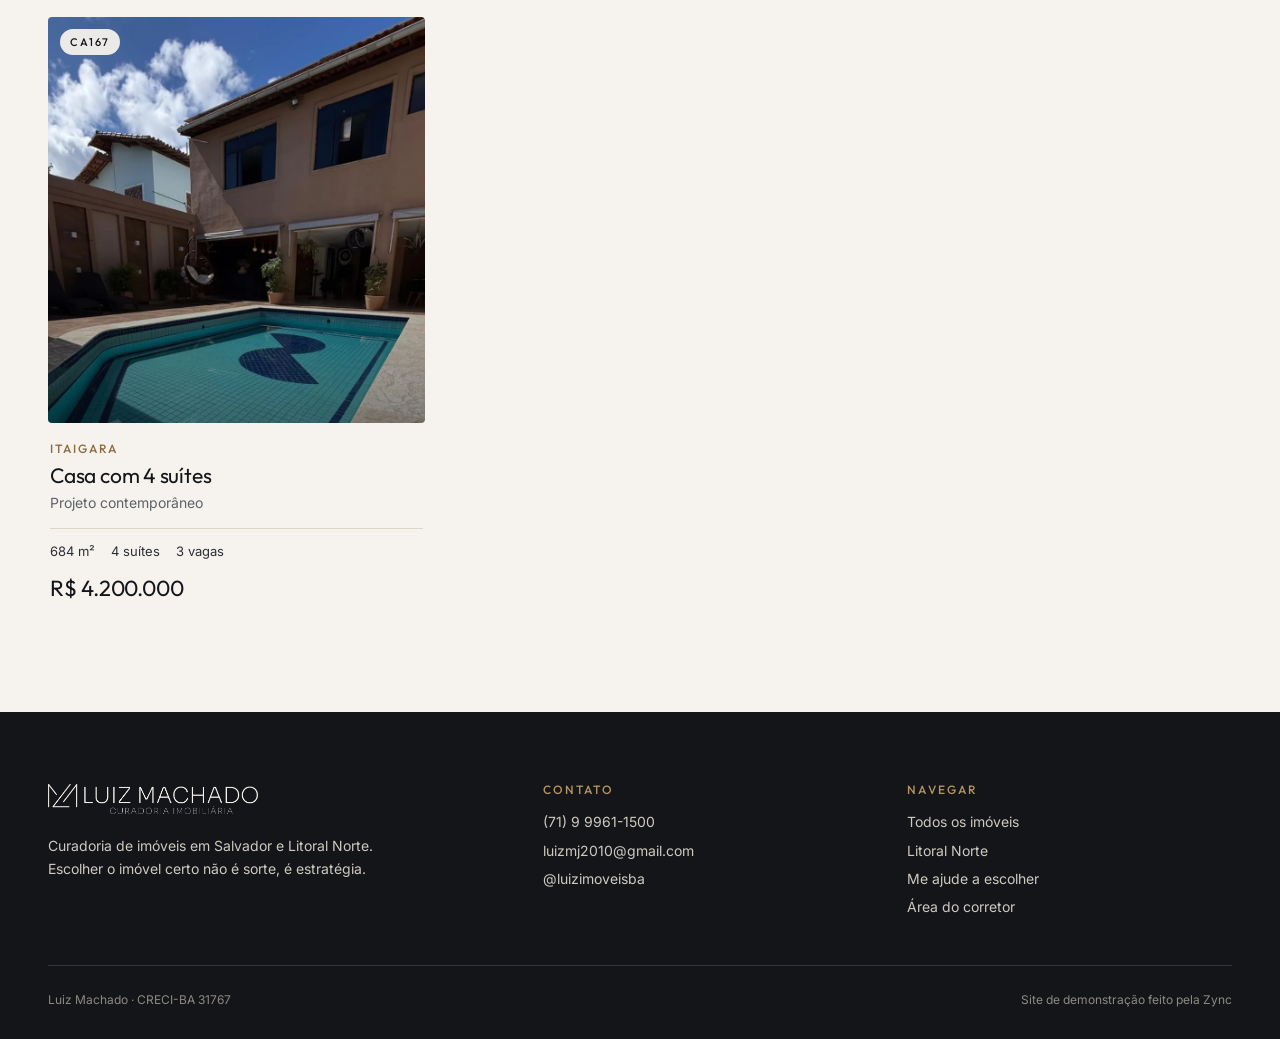
<file: imoveis.html>
<!doctype html>
<html lang="pt-BR">
<head>
<meta charset="utf-8">
<meta name="viewport" content="width=device-width,initial-scale=1">
<title>Imóveis à venda · Luiz Machado Curadoria Imobiliária</title>
<meta name="description" content="Apartamentos, casas e coberturas à venda em Salvador, Lauro de Freitas e Litoral Norte, selecionados por Luiz Machado.">
<link rel="icon" href="assets/logo.png">
<link rel="preconnect" href="https://fonts.googleapis.com"><link rel="preconnect" href="https://fonts.gstatic.com" crossorigin>
<link href="https://fonts.googleapis.com/css2?family=Cormorant+Garamond:ital,wght@1,500&family=Inter:wght@400;500&family=Outfit:wght@200;300;400;500&display=swap" rel="stylesheet">
<link rel="stylesheet" href="assets/site.css?v=20261030132650">
</head>
<body data-page="catalogo">
<div id="topo"></div>
<div class="cat-top"><div class="wrap">
  <span class="eyebrow">Carteira completa</span>
  <h1>Imóveis à venda, <span class="serif" style="color:var(--sea)">um por um</span><br>visitados por mim.</h1>
</div></div>
<div class="filtros"><div class="wrap">
  <select id="f-regiao" aria-label="Região"></select>
  <select id="f-bairro" aria-label="Bairro"></select>
  <select id="f-tipo" aria-label="Tipo"></select>
  <select id="f-preco" aria-label="Valor"></select>
  <select id="f-suites" aria-label="Suítes"></select>
  <select id="f-ordem" aria-label="Ordenar"></select>
  <button class="limpar">Limpar</button>
  <span class="cont" id="n-res"></span>
</div></div>
<section style="padding:44px 0 110px"><div class="wrap">
  <div class="grid" id="resultado"></div>
  <div class="vazio" id="vazio"><h3 style="font:300 28px var(--display);color:var(--ink);margin-bottom:10px">Nada com esses filtros, por enquanto.</h3><p>Muitos imóveis eu vendo antes de anunciar.</p><a class="btn zap" style="margin-top:22px" target="_blank">Me conta o que você procura</a></div>
</div></section>
<div id="rodape"></div>
<script src="assets/data.js?v=20261030132650"></script>
<script src="assets/store.js?v=20261030132650"></script>
<script src="assets/site.js?v=20261030132650"></script>
</body>
</html>
</file>
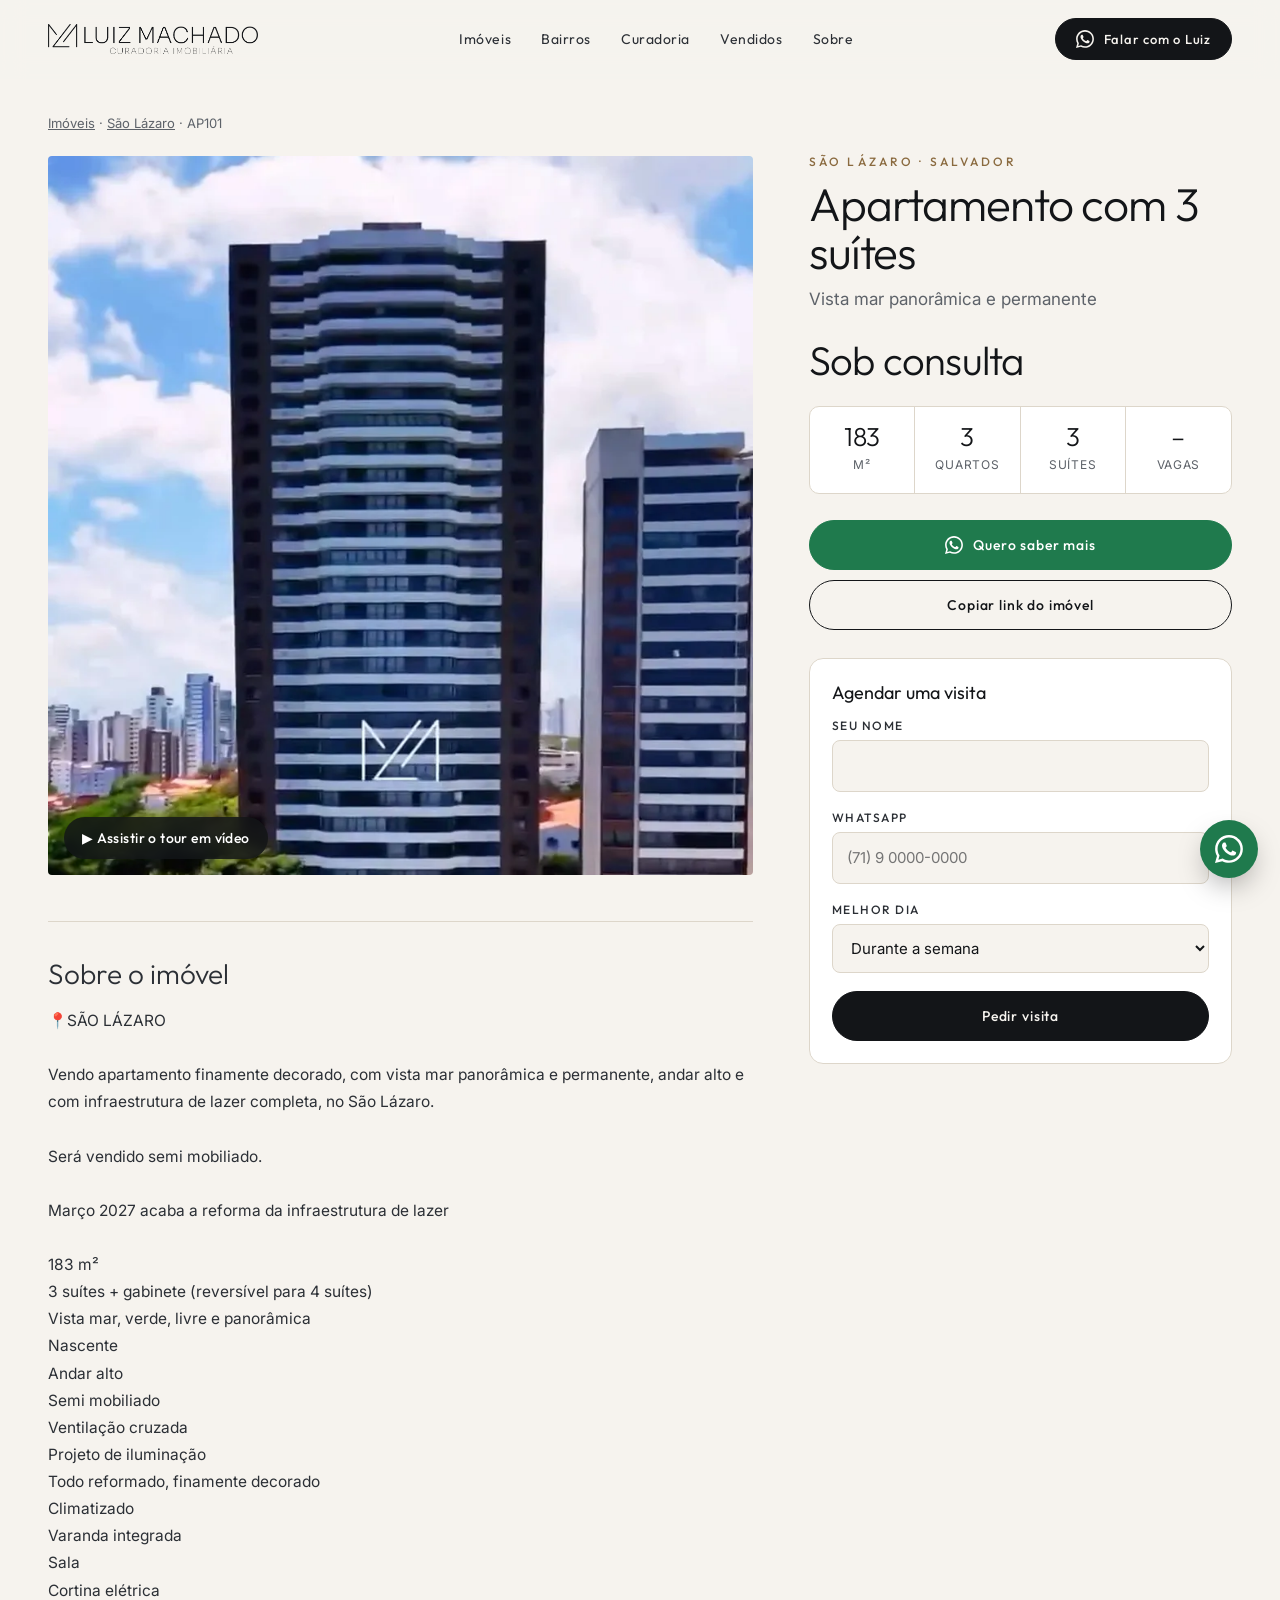
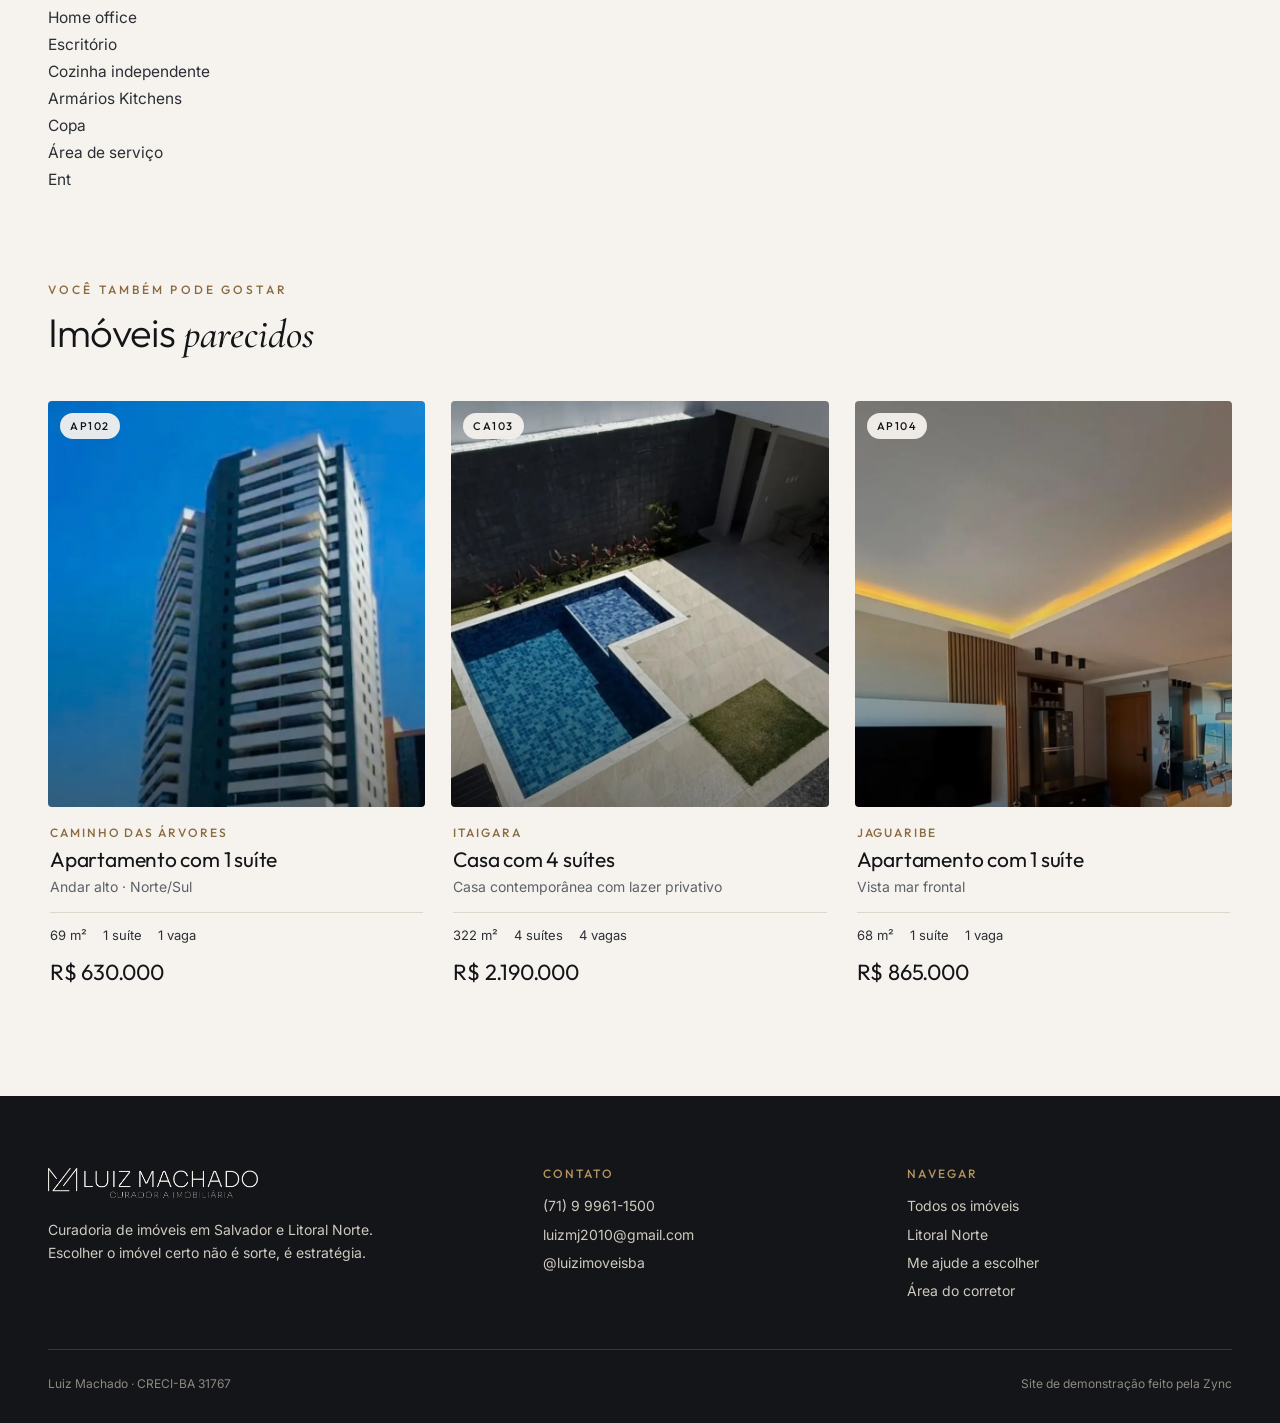
<file: imovel.html>
<!doctype html>
<html lang="pt-BR">
<head>
<meta charset="utf-8">
<meta name="viewport" content="width=device-width,initial-scale=1">
<title>Imóvel · Luiz Machado Curadoria Imobiliária</title>
<link rel="icon" href="assets/logo.png">
<link rel="preconnect" href="https://fonts.googleapis.com"><link rel="preconnect" href="https://fonts.gstatic.com" crossorigin>
<link href="https://fonts.googleapis.com/css2?family=Cormorant+Garamond:ital,wght@1,500&family=Inter:wght@400;500&family=Outfit:wght@200;300;400;500&display=swap" rel="stylesheet">
<link rel="stylesheet" href="assets/site.css?v=20261030132650">
</head>
<body data-page="imovel">
<div id="topo"></div>
<div class="imv"><div class="wrap" id="imv"></div></div>
<section style="padding:0 0 110px"><div class="wrap">
  <div class="s-head"><div><span class="eyebrow">Você também pode gostar</span><h2 class="h-sec" style="font-size:40px">Imóveis <em>parecidos</em></h2></div></div>
  <div class="grid" id="parecidos"></div>
</div></section>
<div id="rodape"></div>
<script src="assets/data.js?v=20261030132650"></script>
<script src="assets/store.js?v=20261030132650"></script>
<script src="assets/site.js?v=20261030132650"></script>
</body>
</html>
</file>
<file: assets/site.css>
:root{
  --paper:#F6F3EE; --paper2:#EFEAE2; --card:#FFFFFF; --ink:#131518; --ink2:#2B2F35; --muted:#5D6269;
  --line:#DDD6CA; --brass:#8A6A3F; --brass2:#B8955F; --sea:#1D3946; --ok:#2F6B4F;
  --serif:'Cormorant Garamond',Georgia,serif; --display:'Outfit',system-ui,sans-serif; --sans:'Inter',system-ui,sans-serif;
  --wrap:1240px; --r:4px;
}
*{box-sizing:border-box;margin:0;padding:0}
html{scroll-behavior:smooth}
body{background:var(--paper);color:var(--ink);font:400 16px/1.6 var(--sans);-webkit-font-smoothing:antialiased;overflow-x:hidden}
img{display:block;max-width:100%}
a{color:inherit;text-decoration:none}
button,input,select,textarea{font:inherit;color:inherit}
.wrap{max-width:var(--wrap);margin:0 auto;padding:0 28px}
.eyebrow{font:500 12px/1 var(--display);letter-spacing:.26em;text-transform:uppercase;color:var(--brass)}
.h-sec{font:300 clamp(34px,4.6vw,58px)/1.04 var(--display);letter-spacing:-.02em}
.h-sec em,.serif{font-family:var(--serif);font-style:italic;font-weight:500;letter-spacing:0}
.btn{display:inline-flex;align-items:center;gap:10px;height:50px;padding:0 26px;border-radius:999px;border:1px solid var(--ink);background:var(--ink);color:var(--paper);font:500 14px var(--display);letter-spacing:.06em;cursor:pointer;transition:.25s}
.btn:hover{background:var(--sea);border-color:var(--sea)}
.btn.ghost{background:transparent;color:var(--ink)}
.btn.ghost:hover{background:var(--ink);color:var(--paper)}
.btn.zap{background:#1F7A4D;border-color:#1F7A4D;color:#fff}
.btn.zap:hover{background:#17603c}
.btn svg{width:18px;height:18px}

/* topo */
.top{position:sticky;top:0;z-index:50;background:rgba(246,243,238,.9);backdrop-filter:blur(12px);border-bottom:1px solid transparent;transition:.3s}
.top.scrolled{border-color:var(--line)}
.top .wrap{display:flex;align-items:center;justify-content:space-between;height:78px;gap:24px}
.logo{display:block;width:210px;height:33px;background:var(--ink);-webkit-mask:url(logo.png) left center/contain no-repeat;mask:url(logo.png) left center/contain no-repeat}
.nav{display:flex;gap:30px;font:400 14px var(--display);letter-spacing:.04em}
.nav a{position:relative;padding:6px 0;color:var(--ink2)}
.nav a::after{content:'';position:absolute;left:0;right:100%;bottom:0;height:1px;background:var(--brass);transition:.3s}
.nav a:hover::after,.nav a.on::after{right:0}
.top .btn{height:42px;padding:0 20px;font-size:13px}
.burger{display:none;background:none;border:0;width:42px;height:42px;cursor:pointer}
.burger span{display:block;width:22px;height:1.5px;background:var(--ink);margin:5px auto}

/* hero */
.hero{padding:56px 0 40px}
.hero .wrap{display:grid;grid-template-columns:1.05fr .95fr;gap:56px;align-items:center}
.hero h1{font:200 clamp(44px,6.4vw,88px)/.98 var(--display);letter-spacing:-.035em;margin:22px 0 26px}
.hero h1 .sorte{position:relative;color:var(--muted);white-space:nowrap}
.hero h1 .sorte::after{content:'';position:absolute;left:-2%;top:55%;height:3px;width:0;background:var(--brass);animation:risca 1s .9s cubic-bezier(.7,0,.2,1) forwards}
@keyframes risca{to{width:104%}}
.hero h1 em{font:italic 500 1.08em var(--serif);color:var(--sea);letter-spacing:-.01em}
.hero p.lead{font-size:18px;color:var(--ink2);max-width:520px}
.hero .meta{display:flex;gap:34px;margin-top:34px;padding-top:26px;border-top:1px solid var(--line)}
.hero .meta b{display:block;font:300 34px/1 var(--display);letter-spacing:-.02em}
.hero .meta span{font-size:13px;color:var(--muted)}
.hero-fotos{position:relative;height:620px}
.hero-fotos .f{position:absolute;overflow:hidden;border-radius:var(--r);box-shadow:0 30px 60px -30px rgba(19,21,24,.45)}
.hero-fotos .f img{width:100%;height:100%;object-fit:cover;transform:scale(1.08);transition:transform 1.6s cubic-bezier(.2,.7,.2,1)}
.hero-fotos.in .f img{transform:scale(1)}
.hero-fotos .f1{left:0;top:0;width:64%;height:78%}
.hero-fotos .f2{right:0;bottom:0;width:48%;height:58%;border:8px solid var(--paper)}
.hero-fotos .tag{position:absolute;left:6%;bottom:4%;background:var(--card);padding:16px 20px;border-radius:var(--r);box-shadow:0 18px 40px -20px rgba(0,0,0,.35);max-width:250px}
.hero-fotos .tag small{display:block;font:500 11px var(--display);letter-spacing:.2em;text-transform:uppercase;color:var(--brass);margin-bottom:6px}
.hero-fotos .tag b{font:400 17px/1.3 var(--display)}
.hero-fotos .tag span{display:block;font-size:13px;color:var(--muted);margin-top:4px}

/* busca */
.busca{margin-top:34px;background:var(--card);border:1px solid var(--line);border-radius:14px;display:grid;grid-template-columns:1.3fr 1fr 1fr auto;box-shadow:0 20px 50px -35px rgba(0,0,0,.4)}
.busca label{padding:14px 18px;border-right:1px solid var(--line);display:flex;flex-direction:column;gap:2px;min-width:0}
.busca label span{font:500 11px var(--display);letter-spacing:.16em;text-transform:uppercase;color:var(--muted)}
.busca select{border:0;background:none;font:400 15px var(--sans);padding:2px 0;outline:0;cursor:pointer;width:100%;color:var(--ink)}
.busca button{margin:8px;height:auto;border-radius:10px}

/* faixa de bairros em movimento */
.faixa{border-block:1px solid var(--line);overflow:hidden;padding:26px 0;background:var(--paper2)}
.faixa .trilho{display:flex;gap:46px;white-space:nowrap;font:200 clamp(30px,4vw,54px)/1 var(--display);letter-spacing:-.02em;will-change:transform}
.faixa .trilho span{display:inline-flex;align-items:center;gap:46px}
.faixa .trilho span::after{content:'';width:9px;height:9px;border:1px solid var(--brass);transform:rotate(45deg)}
.faixa .trilho i{font:italic 500 1.05em var(--serif);color:var(--brass)}

/* seções */
section.s{padding:110px 0}
.s-head{display:flex;justify-content:space-between;align-items:flex-end;gap:30px;margin-bottom:46px}
.s-head p{max-width:420px;color:var(--muted)}
.s-head .eyebrow{display:block;margin-bottom:16px}

/* cards */
.grid{display:grid;grid-template-columns:repeat(3,minmax(0,1fr));gap:34px 26px}
.card{display:block;min-width:0;cursor:pointer}
.card .ft{position:relative;aspect-ratio:4/4.3;overflow:hidden;border-radius:var(--r);background:var(--paper2)}
.card .ft img{width:100%;height:100%;object-fit:cover;transition:transform .9s cubic-bezier(.2,.7,.2,1)}
.card:hover .ft img{transform:scale(1.05)}
.card .cod{position:absolute;left:12px;top:12px;background:rgba(246,243,238,.94);font:500 11px var(--display);letter-spacing:.14em;padding:6px 10px;border-radius:999px}
.card .selo{position:absolute;right:12px;top:12px;background:var(--ink);color:var(--paper);font:500 11px var(--display);letter-spacing:.14em;padding:6px 10px;border-radius:999px;text-transform:uppercase}
.card .info{padding:18px 2px 0}
.card .loc{font:500 12px var(--display);letter-spacing:.16em;text-transform:uppercase;color:var(--brass)}
.card h3{font:400 21px/1.25 var(--display);letter-spacing:-.01em;margin:6px 0 4px}
.card .ch{font-size:14px;color:var(--muted);white-space:nowrap;overflow:hidden;text-overflow:ellipsis}
.card .specs{display:flex;gap:16px;font-size:13px;color:var(--ink2);margin:14px 0 12px;padding-top:12px;border-top:1px solid var(--line)}
.card .preco{font:400 22px var(--display);letter-spacing:-.01em}
.card.vendido .ft img{filter:grayscale(1) contrast(.95)}
.card.vendido .preco{color:var(--muted);text-decoration:line-through}

/* bairros */
.bairros{display:grid;grid-template-columns:repeat(4,minmax(0,1fr));gap:18px}
.bairro{position:relative;aspect-ratio:3/4;border-radius:var(--r);overflow:hidden;color:#fff;display:flex;flex-direction:column;justify-content:flex-end;padding:22px}
.bairro img{position:absolute;inset:0;width:100%;height:100%;object-fit:cover;transition:transform .9s}
.bairro::before{content:'';position:absolute;inset:0;background:linear-gradient(to top,rgba(10,12,14,.82),rgba(10,12,14,0) 62%);z-index:1}
.bairro:hover img{transform:scale(1.06)}
.bairro *{position:relative;z-index:2}
.bairro b{font:300 26px/1.05 var(--display);letter-spacing:-.01em}
.bairro span{font-size:13px;opacity:.85;margin-top:6px}

/* curadoria */
.curadoria{background:var(--ink);color:var(--paper)}
.curadoria .eyebrow{color:var(--brass2)}
.curadoria .s-head p{color:#B9B4AA}
.passos{display:grid;grid-template-columns:repeat(3,1fr);border-top:1px solid #33373D}
.passo{padding:36px 34px 10px 0;border-right:1px solid #33373D}
.passo:not(:first-child){padding-left:34px}
.passo:last-child{border-right:0}
.passo .n{font:200 64px/1 var(--display);color:var(--brass2)}
.passo h3{font:400 22px var(--display);margin:22px 0 10px}
.passo p{color:#C3BEB4;font-size:15px}
.checa{display:flex;flex-wrap:wrap;gap:10px;margin-top:60px}
.checa span{border:1px solid #3B4047;border-radius:999px;padding:8px 16px;font-size:14px;color:#DDD8CE}

/* formulário de perfil */
.perfil{display:grid;grid-template-columns:.9fr 1.1fr;gap:70px;align-items:start}
.form{background:var(--card);border:1px solid var(--line);border-radius:14px;padding:34px}
.form .row{display:grid;grid-template-columns:1fr 1fr;gap:16px}
.campo{display:flex;flex-direction:column;gap:7px;margin-bottom:18px}
.campo>span{font:500 12px var(--display);letter-spacing:.12em;text-transform:uppercase;color:var(--ink2)}
.campo input,.campo select,.campo textarea{border:1px solid var(--line);background:var(--paper);border-radius:8px;padding:13px 14px;font-size:15px;outline:0;transition:.2s;width:100%}
.campo input:focus,.campo select:focus,.campo textarea:focus{border-color:var(--sea);background:#fff}
.chips{display:flex;flex-wrap:wrap;gap:8px}
.chips label{cursor:pointer;position:relative}
.campo .chips input{position:absolute;left:0;top:0;width:1px;height:1px;opacity:0;pointer-events:none}
.chips span{display:inline-block;border:1px solid var(--line);border-radius:999px;padding:8px 14px;font-size:14px;transition:.2s;background:var(--paper)}
.chips input:checked+span{background:var(--ink);color:var(--paper);border-color:var(--ink)}
.ok-msg{display:none;text-align:center;padding:30px 10px}
.ok-msg h3{font:300 30px var(--display);margin:10px 0}
.form.enviado form{display:none}
.form.enviado .ok-msg{display:block}

/* vendidos */
.vendidos{display:grid;grid-template-columns:repeat(4,minmax(0,1fr));gap:20px}

/* sobre */
.sobre{display:grid;grid-template-columns:.8fr 1.2fr;gap:70px;align-items:center}
.sobre .retrato{aspect-ratio:1/1.03;border-radius:var(--r);overflow:hidden}
.sobre .retrato img{width:100%;height:100%;object-fit:cover}
.sobre blockquote{font:italic 500 clamp(28px,3.2vw,42px)/1.15 var(--serif);color:var(--sea);margin:20px 0 26px}
.sobre p{color:var(--ink2);margin-bottom:14px;max-width:560px}
.sobre .nums{display:flex;gap:40px;margin:30px 0}
.sobre .nums b{display:block;font:300 40px/1 var(--display)}
.sobre .nums span{font-size:13px;color:var(--muted)}

/* rodapé */
footer{background:var(--ink);color:#CFCAC0;padding:70px 0 30px;font-size:14px}
footer .wrap>div:first-child{display:grid;grid-template-columns:1.4fr 1fr 1fr;gap:40px;padding-bottom:40px;border-bottom:1px solid #33373D}
footer .logo{background:var(--paper)}
footer h4{font:500 12px var(--display);letter-spacing:.18em;text-transform:uppercase;color:var(--brass2);margin-bottom:14px}
footer a{display:block;margin-bottom:6px}
footer a:hover{color:#fff}
footer .base{display:flex;justify-content:space-between;padding-top:24px;font-size:12px;color:#8E8A82;gap:20px;flex-wrap:wrap}

/* whatsapp flutuante */
.zap-fixo{position:fixed;right:22px;bottom:22px;z-index:60;width:58px;height:58px;border-radius:50%;background:#1F7A4D;display:grid;place-items:center;box-shadow:0 12px 30px -8px rgba(0,0,0,.4);transition:.25s}
.zap-fixo:hover{transform:scale(1.07)}
.zap-fixo svg{width:28px;height:28px;fill:#fff}

/* catálogo */
.cat-top{padding:46px 0 24px}
.cat-top h1{font:200 clamp(38px,5vw,64px)/1 var(--display);letter-spacing:-.03em;margin-top:14px}
.filtros{position:sticky;top:78px;z-index:20;background:rgba(246,243,238,.95);backdrop-filter:blur(10px);border-block:1px solid var(--line);padding:14px 0}
.filtros .wrap{display:flex;gap:10px;flex-wrap:wrap;align-items:center}
.filtros select{height:42px;border:1px solid var(--line);border-radius:999px;background:var(--card);padding:0 34px 0 16px;font-size:14px;cursor:pointer;-webkit-appearance:none;appearance:none;background-image:url("data:image/svg+xml,%3Csvg xmlns='http://www.w3.org/2000/svg' width='12' height='8'%3E%3Cpath d='M1 1l5 5 5-5' stroke='%23131518' fill='none' stroke-width='1.4'/%3E%3C/svg%3E");background-repeat:no-repeat;background-position:right 14px center}
.filtros .cont{margin-left:auto;font-size:14px;color:var(--muted)}
.filtros .limpar{background:none;border:0;text-decoration:underline;cursor:pointer;font-size:14px;color:var(--ink2)}
.vazio{text-align:center;padding:80px 20px;color:var(--muted)}

/* página do imóvel */
.imv{padding:34px 0 90px}
.migalha{font-size:13px;color:var(--muted);margin-bottom:22px}
.migalha a{text-decoration:underline}
.imv-grid{display:grid;grid-template-columns:1.25fr .75fr;gap:56px;align-items:start}
.imv-foto{position:relative;border-radius:var(--r);overflow:hidden;aspect-ratio:1/1.02;background:var(--paper2)}
.imv-foto img{width:100%;height:100%;object-fit:cover}
.imv-foto .reel{position:absolute;left:16px;bottom:16px;display:flex;align-items:center;gap:10px;background:rgba(19,21,24,.82);color:#fff;padding:12px 18px;border-radius:999px;font:500 14px var(--display);letter-spacing:.03em;backdrop-filter:blur(6px)}
.imv-foto .reel:hover{background:var(--ink)}
.imv h1{font:300 clamp(32px,3.6vw,46px)/1.05 var(--display);letter-spacing:-.025em;margin:12px 0 10px}
.imv .ch{color:var(--muted);font-size:17px}
.imv .preco{font:300 40px/1 var(--display);letter-spacing:-.02em;margin:26px 0 6px}
.ficha{display:grid;grid-template-columns:repeat(4,1fr);border:1px solid var(--line);border-radius:10px;margin:26px 0;background:var(--card)}
.ficha div{padding:16px 10px;text-align:center;border-right:1px solid var(--line)}
.ficha div:last-child{border:0}
.ficha b{display:block;font:300 26px/1.1 var(--display)}
.ficha span{font-size:12px;color:var(--muted);letter-spacing:.06em;text-transform:uppercase}
.lado{position:sticky;top:100px}
.lado .btn{width:100%;justify-content:center;margin-bottom:10px}
.desc{white-space:pre-line;color:var(--ink2);font-size:15.5px;line-height:1.75;margin-top:46px;padding-top:34px;border-top:1px solid var(--line)}
.desc h2,.simul h2{font:300 28px var(--display);margin-bottom:16px;white-space:normal}
.simul{margin-top:46px;padding:30px;background:var(--card);border:1px solid var(--line);border-radius:14px}
.simul .row{display:grid;grid-template-columns:repeat(3,1fr);gap:14px}
.simul output{display:block;font:300 36px var(--display);margin-top:8px}
.simul small{color:var(--muted);font-size:13px}
.visita{margin-top:18px;padding:22px;border:1px solid var(--line);border-radius:14px;background:var(--card)}
.visita h3{font:400 18px var(--display);margin-bottom:14px}

/* revelar ao rolar */
.rv{opacity:0;transform:translateY(28px);transition:opacity .9s cubic-bezier(.2,.7,.2,1),transform .9s cubic-bezier(.2,.7,.2,1)}
.rv.in{opacity:1;transform:none}
@media (prefers-reduced-motion:reduce){.rv{opacity:1;transform:none}.hero h1 .sorte::after{animation:none;width:104%}}

/* telas médias: busca em duas linhas */
@media (max-width:1180px){
  .busca{grid-template-columns:1fr 1fr}
  .busca label:nth-child(1){grid-column:1/-1;border-right:0;border-bottom:1px solid var(--line)}
  .busca label:nth-child(3){border-right:0}
  .busca button{grid-column:1/-1;height:50px;justify-content:center}
}

/* celular */
@media (max-width:980px){
  .nav,.top .btn{display:none}
  .burger{display:block}
  .top.aberto .nav{display:flex;position:absolute;top:78px;left:0;right:0;flex-direction:column;background:var(--paper);padding:20px 28px 30px;border-bottom:1px solid var(--line);gap:16px;font-size:18px}
  .hero .wrap,.perfil,.sobre,.imv-grid{grid-template-columns:1fr;gap:40px}
  .hero-fotos{height:440px}
  .grid,.vendidos{grid-template-columns:repeat(2,minmax(0,1fr))}
  .bairros{grid-template-columns:repeat(2,minmax(0,1fr))}
  .passos{grid-template-columns:1fr}
  .passo{border-right:0;border-bottom:1px solid #33373D;padding:30px 0!important}
  footer .wrap>div:first-child{grid-template-columns:1fr}
  .lado{position:static}
  section.s{padding:80px 0}
}
@media (max-width:640px){
  .wrap{padding:0 16px}
  .logo{width:170px;height:27px}
  .hero{padding-top:30px}
  .hero .meta{gap:20px}
  .hero .meta b{font-size:28px}
  .hero-fotos{height:360px}
  .busca{grid-template-columns:1fr 1fr}
  .busca label:nth-child(1){grid-column:1/-1;border-right:0;border-bottom:1px solid var(--line)}
  .busca label:nth-child(3){border-right:0}
  .busca button{grid-column:1/-1;height:50px;justify-content:center}
  .grid{grid-template-columns:1fr;gap:34px}
  .vendidos{grid-template-columns:repeat(2,minmax(0,1fr));gap:12px}
  .vendidos .card h3{font-size:16px}
  .vendidos .card .specs{font-size:12px;gap:8px;flex-wrap:wrap}
  .vendidos .card .preco{font-size:17px}
  .vendidos .card .cod{display:none}
  .bairro b{font-size:21px}
  .bairro{padding:16px}
  .s-head{flex-direction:column;align-items:flex-start}
  .form{padding:22px}
  .form .row,.simul .row{grid-template-columns:1fr;gap:0}
  .ficha{grid-template-columns:repeat(2,1fr)}
  .ficha div:nth-child(2){border-right:0}
  .ficha div:nth-child(-n+2){border-bottom:1px solid var(--line)}
  .filtros{top:78px}
  .filtros select{flex:1 1 calc(50% - 10px);min-width:0}
  .filtros .cont{margin-left:0;width:100%}
  .sobre .nums{gap:24px}
}
</file>
<file: assets/admin.css>
:root{--bg:#F4F2EE;--card:#fff;--ink:#121417;--ink2:#2E3238;--muted:#5B6068;--line:#DEDAD2;--brass:#8A6A3F;--sea:#1D3946;--ok:#22704A;--okbg:#E5F2EA;--warn:#9A5B00;--warnbg:#FBEFD9;--red:#A32F2F;--redbg:#F8E3E1;--blue:#1D4F7A;--bluebg:#E3EDF7;
  --display:'Outfit',system-ui,sans-serif;--sans:'Inter',system-ui,sans-serif}
*{box-sizing:border-box;margin:0;padding:0}
body{background:var(--bg);color:var(--ink);font:400 15px/1.5 var(--sans);-webkit-font-smoothing:antialiased}
button,input,select,textarea{font:inherit;color:inherit}
a{color:inherit}
.logo{display:block;width:180px;height:28px;background:var(--ink);-webkit-mask:url(logo.png) left center/contain no-repeat;mask:url(logo.png) left center/contain no-repeat}

/* login */
.login{min-height:100vh;display:grid;grid-template-columns:1fr 1fr}
.login .lado-foto{background:url(../fotos/im40.webp) center/cover;position:relative}
.login .lado-foto::after{content:'';position:absolute;inset:0;background:linear-gradient(to top,rgba(18,20,23,.7),transparent 50%)}
.login .lado-foto p{position:absolute;left:40px;bottom:40px;right:40px;color:#fff;font:300 30px/1.2 var(--display);z-index:1}
.login .caixa{display:flex;flex-direction:column;justify-content:center;padding:60px;max-width:520px;margin:0 auto;width:100%}
.login h1{font:300 38px/1.1 var(--display);margin:40px 0 10px;letter-spacing:-.02em}
.login p.sub{color:var(--muted);margin-bottom:30px}
.aviso{background:var(--bluebg);color:var(--blue);border-radius:10px;padding:14px 16px;font-size:14px;margin-top:18px}

/* estrutura */
.app{display:grid;grid-template-columns:240px 1fr;min-height:100vh}
.menu{background:var(--card);border-right:1px solid var(--line);padding:24px 16px;position:sticky;top:0;height:100vh;display:flex;flex-direction:column;gap:4px}
.menu .logo{margin:0 8px 30px}
.menu button{display:flex;align-items:center;gap:12px;width:100%;text-align:left;background:none;border:0;border-radius:10px;padding:12px 14px;font:500 15px var(--display);cursor:pointer;color:var(--ink2)}
.menu button:hover{background:var(--bg)}
.menu button.on{background:var(--ink);color:#fff}
.menu button .qt{margin-left:auto;background:var(--red);color:#fff;font-size:12px;border-radius:999px;padding:1px 8px}
.menu .rod{margin-top:auto;font-size:13px;color:var(--muted);padding:0 10px}
.menu .rod a{display:block;margin-top:8px;color:var(--sea);font-weight:500}
main{padding:34px 40px 80px;min-width:0}
.cab{display:flex;justify-content:space-between;align-items:flex-end;gap:20px;margin-bottom:26px;flex-wrap:wrap}
.cab h1{font:300 34px/1.1 var(--display);letter-spacing:-.02em}
.cab p{color:var(--muted)}
.btn{display:inline-flex;align-items:center;justify-content:center;gap:8px;height:44px;padding:0 20px;border-radius:10px;border:1px solid var(--ink);background:var(--ink);color:#fff;font:500 14px var(--display);cursor:pointer;text-decoration:none;white-space:nowrap}
.btn:hover{background:var(--sea);border-color:var(--sea)}
.btn.sec{background:#fff;color:var(--ink);border-color:var(--line)}
.btn.sec:hover{border-color:var(--ink)}
.btn.zap{background:#1F7A4D;border-color:#1F7A4D}
.btn.peq{height:34px;padding:0 12px;font-size:13px;border-radius:8px}
.painel{background:var(--card);border:1px solid var(--line);border-radius:14px;padding:22px}
.painel h2{font:500 16px var(--display);margin-bottom:14px}

/* visão geral */
.kpis{display:grid;grid-template-columns:repeat(4,minmax(0,1fr));gap:16px;margin-bottom:20px}
.kpi{background:var(--card);border:1px solid var(--line);border-radius:14px;padding:20px}
.kpi span{font-size:13px;color:var(--muted)}
.kpi b{display:block;font:300 34px/1.1 var(--display);margin-top:6px;letter-spacing:-.02em}
.kpi small{font-size:13px;color:var(--ok);font-weight:500}
.duas{display:grid;grid-template-columns:minmax(0,1.2fr) minmax(0,.8fr);gap:20px;margin-bottom:20px}
.tarefa{display:flex;align-items:center;gap:14px;padding:12px 0;border-top:1px solid var(--line)}
.tarefa:first-of-type{border-top:0}
.tarefa .av{width:40px;height:40px;border-radius:50%;background:var(--bg);display:grid;place-items:center;font:500 14px var(--display);flex:none}
.tarefa div{flex:1;min-width:0}
.tarefa b{display:block;font-weight:500}
.tarefa span{font-size:13px;color:var(--muted);display:block;white-space:nowrap;overflow:hidden;text-overflow:ellipsis}
.barra{display:flex;align-items:center;gap:12px;margin:10px 0;font-size:14px}
.barra span{width:118px;flex:none}
.barra i{display:block;height:12px;border-radius:6px;background:var(--sea)}
.barra b{font-weight:500}
.mini{display:flex;gap:12px;align-items:center;padding:10px 0;border-top:1px solid var(--line)}
.mini:first-of-type{border-top:0}
.mini img{width:52px;height:52px;border-radius:8px;object-fit:cover;flex:none}
.mini div{flex:1;min-width:0;font-size:14px}
.mini div span{display:block;color:var(--muted);font-size:13px}

/* tabela imóveis */
.busca-l{display:flex;gap:10px;margin-bottom:16px;flex-wrap:wrap}
.busca-l input,.busca-l select{height:44px;border:1px solid var(--line);border-radius:10px;padding:0 14px;background:#fff}
.busca-l input{flex:1;min-width:200px}
table{width:100%;border-collapse:collapse;background:var(--card);border:1px solid var(--line);border-radius:14px;overflow:hidden}
th{text-align:left;font:500 12px var(--display);letter-spacing:.08em;text-transform:uppercase;color:var(--muted);padding:12px 14px;border-bottom:1px solid var(--line);background:#FAF9F6}
td{padding:10px 14px;border-bottom:1px solid var(--line);vertical-align:middle}
tr:last-child td{border-bottom:0}
td img{width:64px;height:64px;border-radius:8px;object-fit:cover;display:block}
td .t{font-weight:500}
td .s{font-size:13px;color:var(--muted)}
.st{height:34px;border-radius:999px;border:1px solid transparent;padding:0 12px;font-weight:500;font-size:13px;cursor:pointer}
.st.disponivel{background:var(--okbg);color:var(--ok)}
.st.reservado{background:var(--warnbg);color:var(--warn)}
.st.vendido{background:var(--redbg);color:var(--red)}
.estrela{background:none;border:0;font-size:22px;cursor:pointer;color:#C9C3B7;line-height:1}
.estrela.on{color:#C08A2B}
.acoes{display:flex;gap:6px;justify-content:flex-end}

/* cadastro rápido */
.cad{display:grid;grid-template-columns:.9fr 1.1fr;gap:20px;align-items:start}
.colar textarea{width:100%;min-height:330px;border:1.5px dashed #BDB6A8;border-radius:12px;padding:16px;background:#FCFBF8;font-size:14px;line-height:1.55;resize:vertical;outline:0}
.colar textarea:focus{border-color:var(--sea);border-style:solid;background:#fff}
.passo-n{display:inline-grid;place-items:center;width:26px;height:26px;border-radius:50%;background:var(--ink);color:#fff;font:500 13px var(--display);margin-right:8px}
.grade{display:grid;grid-template-columns:repeat(4,minmax(0,1fr));gap:12px}
.c{display:flex;flex-direction:column;gap:6px;min-width:0}
.c.w2{grid-column:span 2}.c.w4{grid-column:1/-1}
.c span{font-size:13px;font-weight:500;color:var(--ink2)}
.c input,.c select,.c textarea{border:1px solid var(--line);border-radius:10px;padding:10px 12px;background:#fff;outline:0;width:100%;transition:background .6s,border-color .3s}
.c input:focus,.c select:focus,.c textarea:focus{border-color:var(--sea)}
.c .auto{background:#E8F3EC;border-color:#8FC3A4}
.foto-up{display:flex;gap:14px;align-items:center;border:1.5px dashed #BDB6A8;border-radius:12px;padding:14px;cursor:pointer;background:#FCFBF8}
.foto-up img{width:84px;height:84px;border-radius:8px;object-fit:cover;background:var(--bg)}
.foto-up input{display:none}
.lido{display:none;align-items:center;gap:10px;background:var(--okbg);color:var(--ok);border-radius:10px;padding:12px 14px;font-weight:500;margin:14px 0}
.lido.on{display:flex}
.tags{display:flex;flex-wrap:wrap;gap:6px}
.tags span{background:var(--bg);border:1px solid var(--line);border-radius:999px;padding:4px 10px;font-size:13px}

/* CRM */
.foto-up img:not([src]){visibility:hidden}
.foto-up img{outline:1px solid var(--line)}
.kanban{display:grid;grid-template-columns:repeat(5,minmax(200px,1fr));gap:14px;overflow-x:auto;padding-bottom:10px}
.col{background:#EBE8E2;border-radius:14px;padding:12px;min-height:420px}
.col.over{outline:2px dashed var(--sea);outline-offset:-4px}
.col h3{display:flex;justify-content:space-between;font:500 14px var(--display);padding:4px 6px 12px}
.col h3 span{color:var(--muted)}
.lead{background:#fff;border:1px solid var(--line);border-radius:12px;padding:14px;margin-bottom:10px;cursor:grab}
.lead:hover{border-color:var(--ink)}
.lead.arrasta{opacity:.4}
.lead b{display:block;font-weight:500}
.lead .s{font-size:13px;color:var(--muted)}
.lead .rodape{display:flex;justify-content:space-between;align-items:center;margin-top:10px;font-size:12px}
.pill{display:inline-block;border-radius:999px;padding:2px 9px;font-size:12px;font-weight:500;background:var(--bg)}
.pill.hoje{background:var(--redbg);color:var(--red)}
.pill.site{background:var(--bluebg);color:var(--blue)}
.pill.insta{background:#F6E6EF;color:#8A2C5C}

/* gaveta do cliente */
.fundo{position:fixed;inset:0;background:rgba(18,20,23,.45);z-index:80;display:none}
.fundo.on{display:block}
.gaveta{position:fixed;top:0;right:0;bottom:0;width:min(560px,100%);background:var(--bg);z-index:81;transform:translateX(100%);transition:transform .35s cubic-bezier(.2,.7,.2,1);overflow-y:auto;padding:28px}
.gaveta.on{transform:none}
.gaveta .fecha{position:absolute;right:20px;top:20px;width:40px;height:40px;border-radius:50%;border:1px solid var(--line);background:#fff;cursor:pointer;font-size:18px}
.gaveta h2{font:300 30px/1.1 var(--display);margin:6px 0}
.gaveta .bloco{background:#fff;border:1px solid var(--line);border-radius:14px;padding:18px;margin-top:16px}
.gaveta .bloco h3{font:500 15px var(--display);margin-bottom:10px}
.match{display:flex;gap:12px;align-items:center;padding:10px 0;border-top:1px solid var(--line)}
.match:first-of-type{border:0}
.match img{width:60px;height:60px;border-radius:8px;object-fit:cover}
.match div{flex:1;min-width:0;font-size:14px}
.match div span{display:block;color:var(--muted);font-size:13px}
.match .pc{font:500 13px var(--display);color:var(--ok);background:var(--okbg);border-radius:999px;padding:3px 9px}
.toast{position:fixed;left:50%;bottom:30px;transform:translate(-50%,40px);background:var(--ink);color:#fff;padding:14px 22px;border-radius:12px;opacity:0;transition:.3s;z-index:100;font-weight:500}
.toast.on{opacity:1;transform:translate(-50%,0)}
.tela{display:none}.tela.on{display:block}

@media (max-width:900px){
  .login{grid-template-columns:1fr}.login .lado-foto{display:none}.login .caixa{padding:40px 20px}
  .app{grid-template-columns:1fr}
  .menu{position:fixed;bottom:0;top:auto;left:0;right:0;height:auto;flex-direction:row;z-index:70;padding:8px;border-right:0;border-top:1px solid var(--line);gap:2px}
  .menu .logo,.menu .rod{display:none}
  .menu button{flex-direction:column;gap:2px;font-size:11px;padding:8px 2px;justify-content:center;text-align:center}
  .menu button .qt{position:absolute;margin:0;top:2px;right:6px;font-size:11px;padding:0 6px}
  .menu button{position:relative}
  main{padding:22px 16px 110px}
  .kpis{grid-template-columns:repeat(2,minmax(0,1fr));gap:10px}
  .kpi{padding:16px}
  .kpi b{font-size:26px}
  .duas,.cad{grid-template-columns:minmax(0,1fr)}
  .kanban{grid-template-columns:repeat(5,minmax(240px,82vw));scroll-snap-type:x mandatory}
  .col{scroll-snap-align:start}
  .grade{grid-template-columns:repeat(2,minmax(0,1fr))}
  .tbl-wrap{overflow-x:auto}
  table{min-width:720px}
}
</file>
